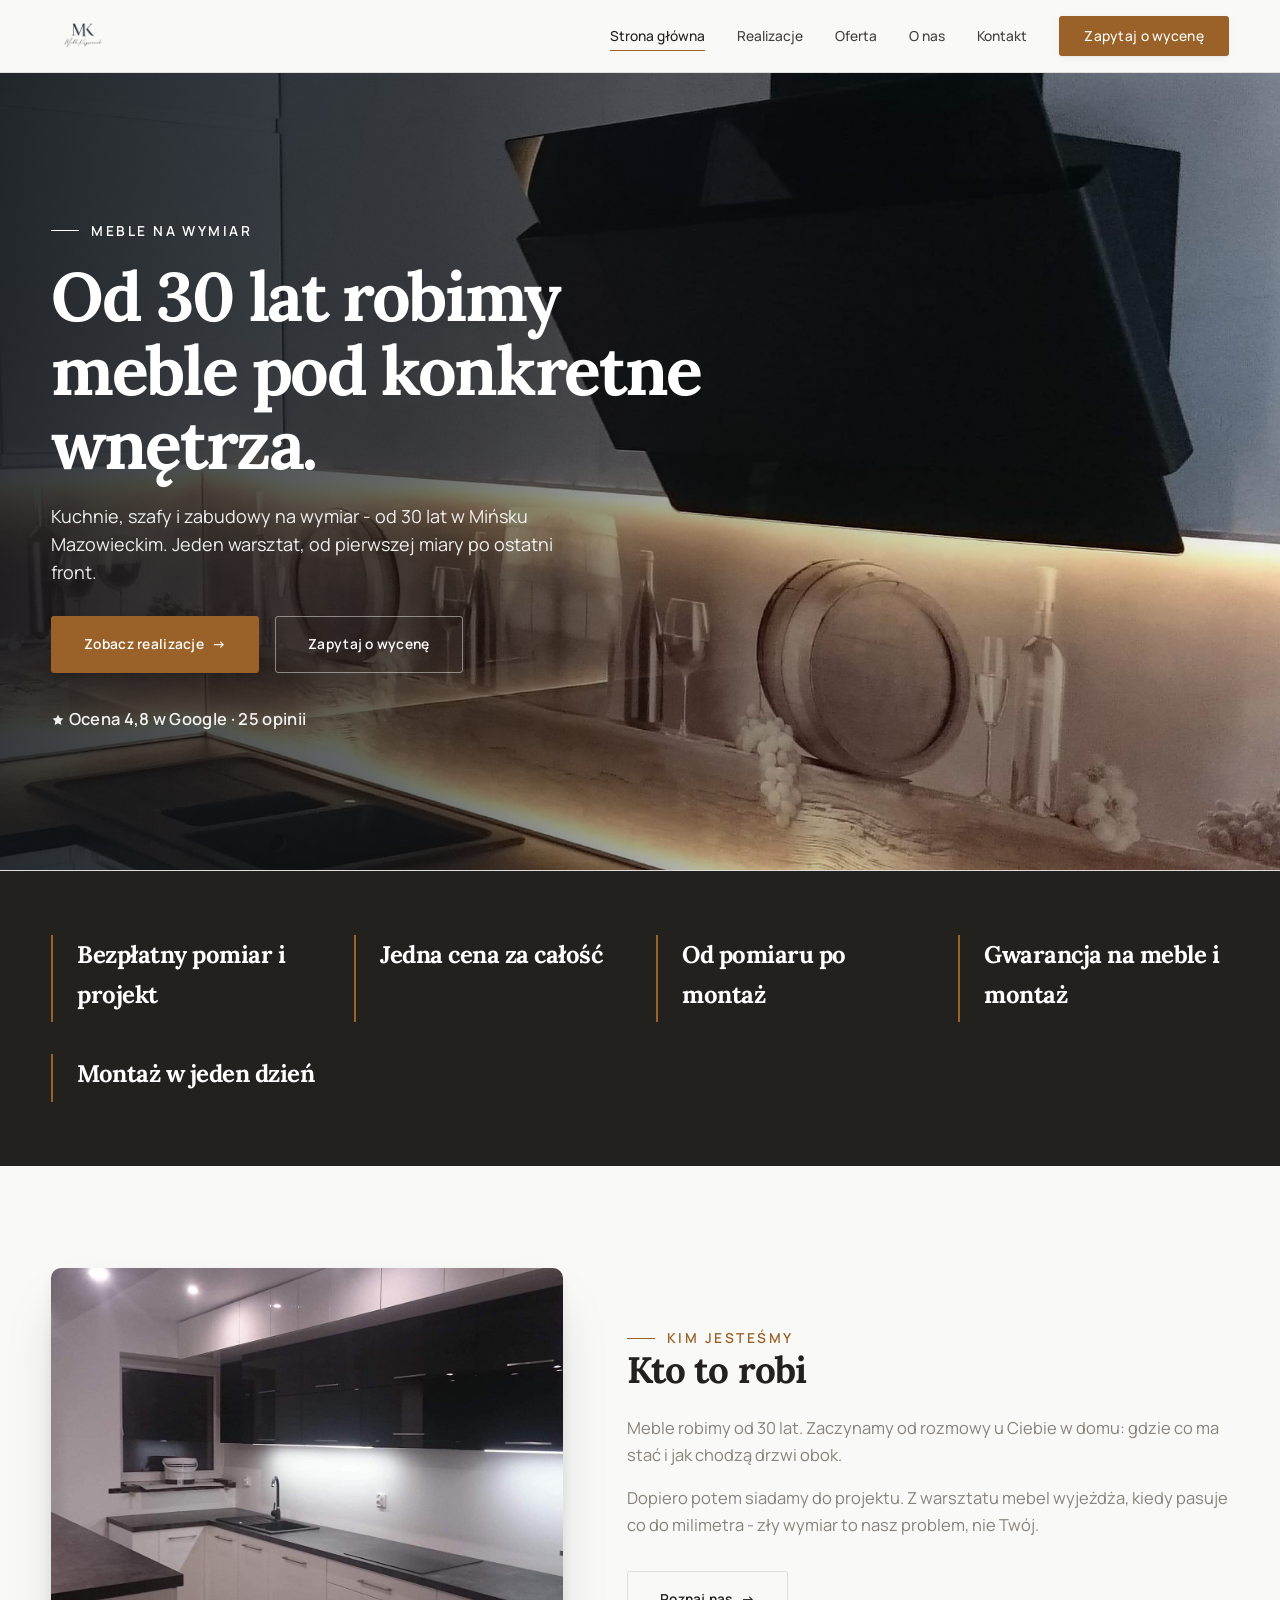
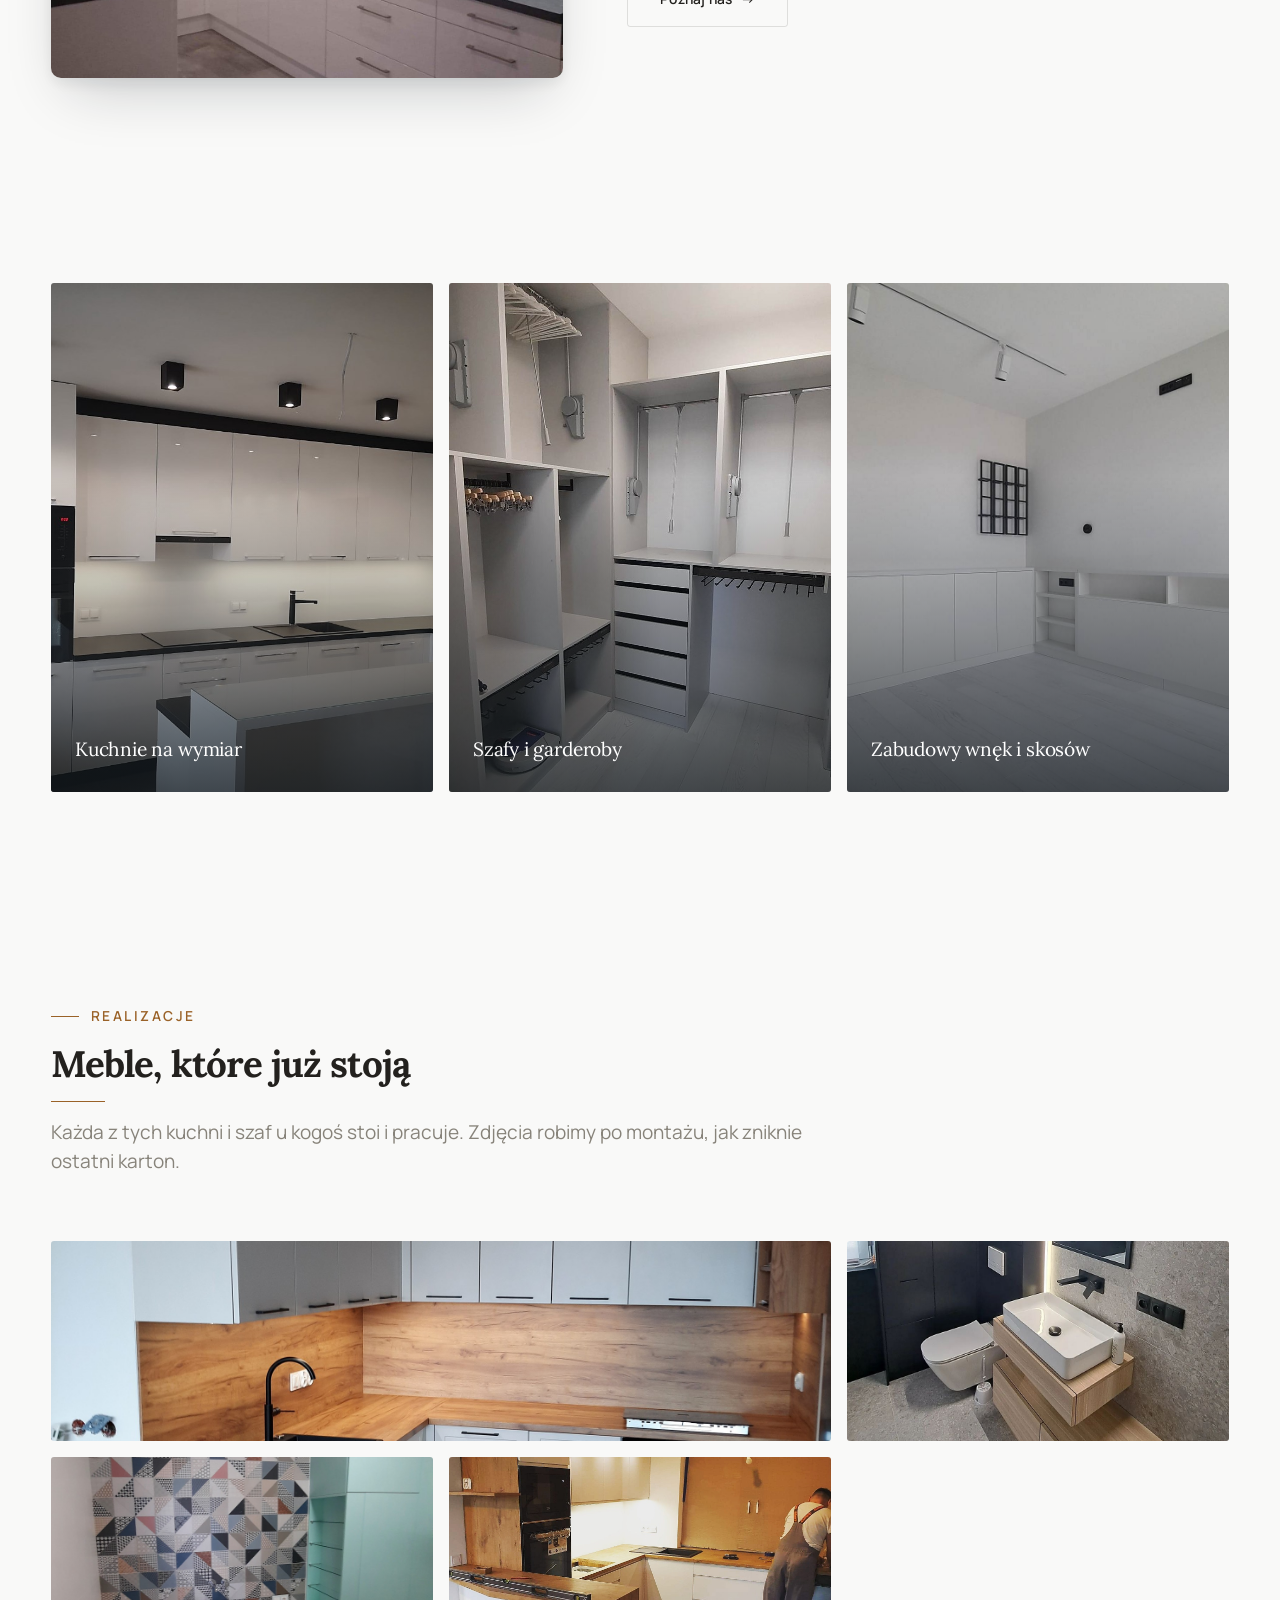
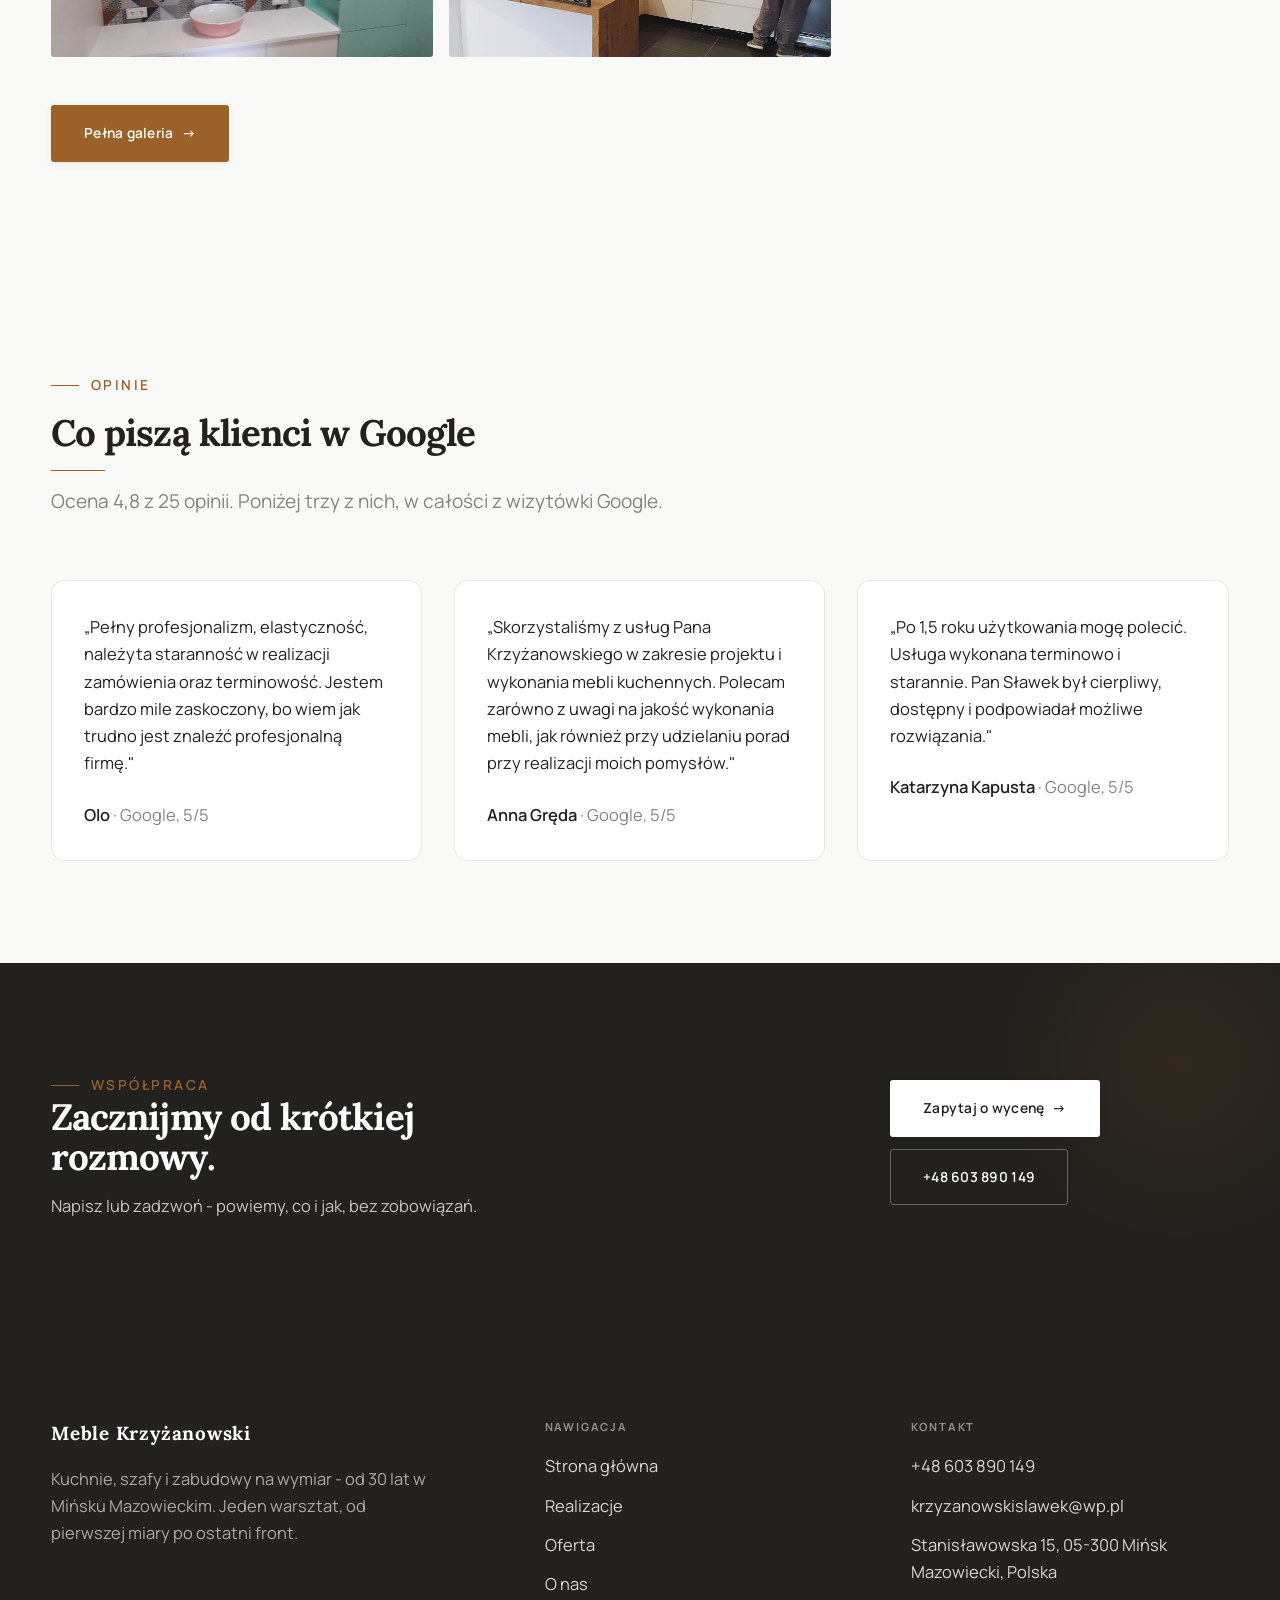
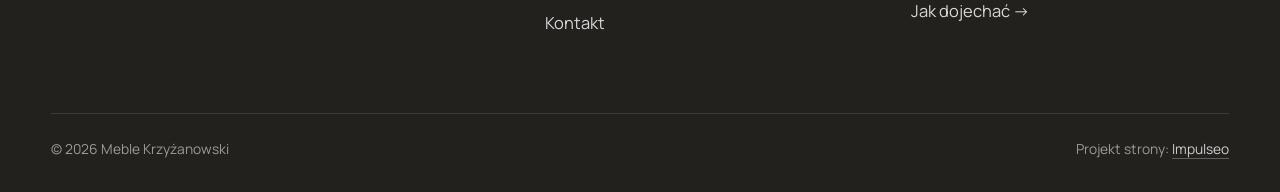
<file: index.html>
<!DOCTYPE html>
<html lang="pl">
<head>
<meta name="robots" content="noindex, nofollow">
<meta charset="UTF-8">
<meta name="viewport" content="width=device-width, initial-scale=1.0">
<title>Meble na wymiar Mińsk Mazowiecki - kuchnie i szafy | Meble Krzyżanowski</title>
<meta name="description" content="Meble na wymiar w Mińsku Mazowieckim: kuchnie, szafy i zabudowy pod Twoje wnętrze. Bezpłatny pomiar i projekt, jedna cena, montaż z gwarancją. Zadzwoń: +48 603 890 149.">
<link rel="preconnect" href="https://fonts.googleapis.com">
<link rel="preconnect" href="https://fonts.gstatic.com" crossorigin>
<link href="https://fonts.googleapis.com/css2?family=Lora:wght@500;600;700&family=Manrope:wght@400;500;600&display=swap" rel="stylesheet">
<link rel="stylesheet" href="assets/styles.css">
</head>
<body>

<header class="nav">
  <div class="wrap nav-inner">
    <a class="brand brand-has-logo" href="index.html"><img class="brand-logo" src="img/logo.png" alt="Meble Krzyżanowski"></a>
    <nav class="nav-links">
      <a href="index.html" class="active">Strona główna</a>
      <a href="realizacje.html">Realizacje</a>
      <a href="oferta.html">Oferta</a>
      <a href="o-nas.html">O nas</a>
      <a href="kontakt.html">Kontakt</a>
      <a href="kontakt.html" class="btn btn-accent">Zapytaj o wycenę</a>
    </nav>
    <button class="nav-toggle" aria-label="Menu"><span></span><span></span><span></span></button>
  </div>
</header>

<section class="hero-cine">
  <img src="img/hero.jpg" alt="Meble Krzyżanowski - Od 30 lat robimy meble pod konkretne wnętrza. ">
  <div class="wrap">
    <div class="hero-copy">
      <span class="eyebrow">Meble na wymiar</span>
      <h1>Od 30 lat robimy meble pod konkretne wnętrza. </h1>
      <p class="lead">Kuchnie, szafy i zabudowy na wymiar - od 30 lat w Mińsku Mazowieckim. Jeden warsztat, od pierwszej miary po ostatni front.</p>
      <div class="hero-actions">
        <a href="realizacje.html" class="btn btn-accent">Zobacz realizacje <span class="arr">→</span></a>
        <a href="kontakt.html" class="btn btn-ghost" style="color:#fff;border-color:rgba(255,255,255,.45)">Zapytaj o wycenę</a>
      </div>
      <div style="margin-top:var(--space-6);color:#fff;font-weight:600;letter-spacing:.02em;opacity:.92"><svg class="ico-star" width="14" height="14" viewBox="0 0 24 24" style="vertical-align:-2px" aria-hidden="true"><path d="M12 2.8l2.85 5.8 6.4.93-4.63 4.5 1.1 6.37L12 17.4l-5.72 3 1.1-6.37-4.63-4.5 6.4-.93L12 2.8Z" fill="currentColor"/></svg> Ocena 4,8 w Google · 25 opinii</div>
    </div>
  </div>
</section>
<section class="strip" style="padding-block:0">
  <div class="wrap">
    <div class="item reveal"><div class="k">Bezpłatny pomiar i projekt</div><div class="v"></div></div>
    <div class="item reveal"><div class="k">Jedna cena za całość</div><div class="v"></div></div>
    <div class="item reveal"><div class="k">Od pomiaru po montaż</div><div class="v"></div></div>
    <div class="item reveal"><div class="k">Gwarancja na meble i montaż</div><div class="v"></div></div>
    <div class="item reveal"><div class="k">Montaż w jeden dzień</div><div class="v"></div></div>
  </div>
</section>
<section>
  <div class="wrap split">
    <div class="split-art reveal"><img src="img/about.jpg" alt="Meble Krzyżanowski - realizacja" loading="lazy"></div>
    <div class="split-copy reveal">
      <span class="eyebrow">Kim jesteśmy</span>
      <h2>Kto to robi</h2>
      <p class="muted">Meble robimy od 30 lat. Zaczynamy od rozmowy u Ciebie w domu: gdzie co ma stać i jak chodzą drzwi obok.</p>
      <p class="muted">Dopiero potem siadamy do projektu. Z warsztatu mebel wyjeżdża, kiedy pasuje co do milimetra - zły wymiar to nasz problem, nie Twój.</p>
      <a href="o-nas.html" class="btn btn-ghost">Poznaj nas <span class="arr">→</span></a>
    </div>
  </div>
</section>
<section class="gateways-band">
  <div class="wrap">
    <div class="gateways">
      <a href="oferta.html" class="gateway reveal"><img src="img/g1.jpg" alt="Kuchnie na wymiar" loading="lazy"><span class="g-ttl">Kuchnie na wymiar</span></a>
      <a href="oferta.html" class="gateway reveal"><img src="img/g2.jpg" alt="Szafy i garderoby" loading="lazy"><span class="g-ttl">Szafy i garderoby</span></a>
      <a href="oferta.html" class="gateway reveal"><img src="img/g6.jpg" alt="Zabudowy wnęk i skosów" loading="lazy"><span class="g-ttl">Zabudowy wnęk i skosów</span></a>
    </div>
  </div>
</section>
<section>
  <div class="wrap">
    <div class="head reveal">
      <span class="eyebrow">Realizacje</span>
      <h2>Meble, które już stoją</h2>
      <p>Każda z tych kuchni i szaf u kogoś stoi i pracuje. Zdjęcia robimy po montażu, jak zniknie ostatni karton.</p>
    </div>
    <div class="gallery">
      <div class="tile t-two3 reveal"><img src="img/g4.jpg" alt="Kuchnia na wymiar" loading="lazy"><div class="cap">Kuchnia na wymiar</div></div>
      <div class="tile t-third reveal"><img src="img/g3.jpg" alt="Szafka łazienkowa z drewna" loading="lazy"><div class="cap">Szafka łazienkowa z drewna</div></div>
      <div class="tile t-third reveal"><img src="img/g5.jpg" alt="Zabudowa łazienki" loading="lazy"><div class="cap">Zabudowa łazienki</div></div>
      <div class="tile t-third reveal"><img src="img/g7.jpg" alt="Kuchnia z drewnianym blatem" loading="lazy"><div class="cap">Kuchnia z drewnianym blatem</div></div>
    </div>
    <div style="margin-top:var(--space-7)" class="reveal"><a href="realizacje.html" class="btn btn-accent">Pełna galeria <span class="arr">→</span></a></div>
  </div>
</section>
<section>
  <div class="wrap">
    <div class="head reveal">
      <span class="eyebrow">Opinie</span>
      <h2>Co piszą klienci w Google</h2>
      <p>Ocena 4,8 z 25 opinii. Poniżej trzy z nich, w całości z wizytówki Google.</p>
    </div>
    <div class="reviews-grid reveal" style="display:grid;grid-template-columns:repeat(auto-fit,minmax(260px,1fr));gap:var(--space-6)">
      <blockquote style="margin:0;padding:var(--space-6);border:1px solid rgba(0,0,0,.09);border-radius:14px;background:#fff">
        <p style="margin:0 0 var(--space-5)">„Pełny profesjonalizm, elastyczność, należyta staranność w realizacji zamówienia oraz terminowość. Jestem bardzo mile zaskoczony, bo wiem jak trudno jest znaleźć profesjonalną firmę."</p>
        <div style="font-weight:600">Olo <span style="opacity:.55;font-weight:400">· Google, 5/5</span></div>
      </blockquote>
      <blockquote style="margin:0;padding:var(--space-6);border:1px solid rgba(0,0,0,.09);border-radius:14px;background:#fff">
        <p style="margin:0 0 var(--space-5)">„Skorzystaliśmy z usług Pana Krzyżanowskiego w zakresie projektu i wykonania mebli kuchennych. Polecam zarówno z uwagi na jakość wykonania mebli, jak również przy udzielaniu porad przy realizacji moich pomysłów."</p>
        <div style="font-weight:600">Anna Gręda <span style="opacity:.55;font-weight:400">· Google, 5/5</span></div>
      </blockquote>
      <blockquote style="margin:0;padding:var(--space-6);border:1px solid rgba(0,0,0,.09);border-radius:14px;background:#fff">
        <p style="margin:0 0 var(--space-5)">„Po 1,5 roku użytkowania mogę polecić. Usługa wykonana terminowo i starannie. Pan Sławek był cierpliwy, dostępny i podpowiadał możliwe rozwiązania."</p>
        <div style="font-weight:600">Katarzyna Kapusta <span style="opacity:.55;font-weight:400">· Google, 5/5</span></div>
      </blockquote>
    </div>
  </div>
</section>
<section class="cta">
  <div class="wrap">
    <div class="reveal">
      <span class="eyebrow">Współpraca</span>
      <h2>Zacznijmy od krótkiej rozmowy.</h2>
      <p>Napisz lub zadzwoń - powiemy, co i jak, bez zobowiązań.</p>
    </div>
    <div class="cta-actions reveal">
      <a href="kontakt.html" class="btn btn-light">Zapytaj o wycenę <span class="arr">→</span></a>
      <a href="tel:+48603890149" class="btn btn-ghost" style="color:#fff;border-color:rgba(255,255,255,.3)">+48 603 890 149</a>
    </div>
  </div>
</section>

<footer>
  <div class="wrap">
    <div class="foot-grid">
      <div class="foot-brand">
        <div class="name">Meble Krzyżanowski</div>
        <p>Kuchnie, szafy i zabudowy na wymiar - od 30 lat w Mińsku Mazowieckim. Jeden warsztat, od pierwszej miary po ostatni front.</p>
      </div>
      <div class="foot-col">
        <h4>Nawigacja</h4>
        <a href="index.html">Strona główna</a>
        <a href="realizacje.html">Realizacje</a>
        <a href="oferta.html">Oferta</a>
        <a href="o-nas.html">O nas</a>
        <a href="kontakt.html">Kontakt</a>
      </div>
      <div class="foot-col">
        <h4>Kontakt</h4>
        <a href="tel:+48603890149">+48 603 890 149</a>
        <a href="mailto:krzyzanowskislawek@wp.pl">krzyzanowskislawek@wp.pl</a>
        <p>Stanisławowska 15, 05-300 Mińsk Mazowiecki, Polska</p>
        <a href="https://maps.app.goo.gl/SnpBNR6ShgboCMpL6" target="_blank" rel="noopener">Jak dojechać →</a>
      </div>
    </div>
    <div class="foot-bot">
      <span>© 2026 Meble Krzyżanowski</span>
      <span>Projekt strony: <a class="foot-credit" href="https://impulseo.pl" target="_blank" rel="noopener">Impulseo</a></span>
    </div>
  </div>
</footer>


<script src="assets/main.js"></script>
</body>
</html>
</file>
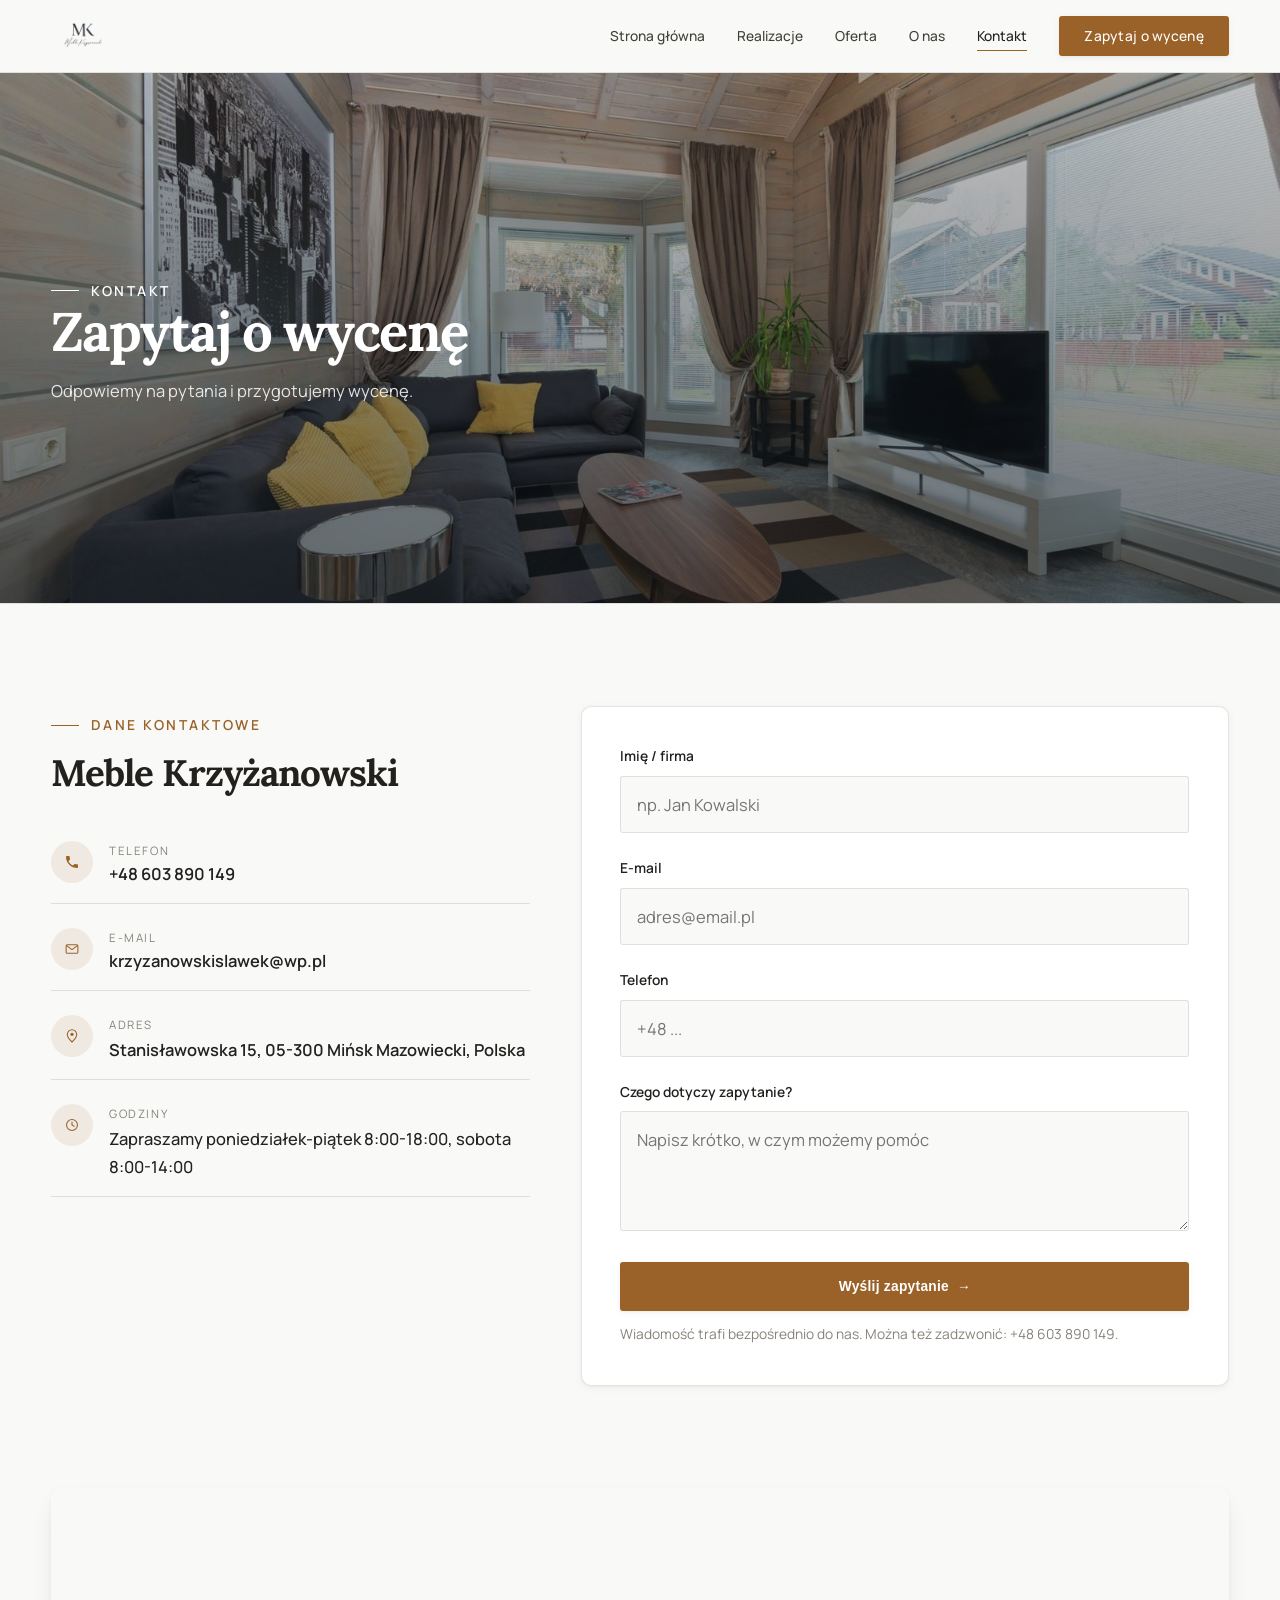
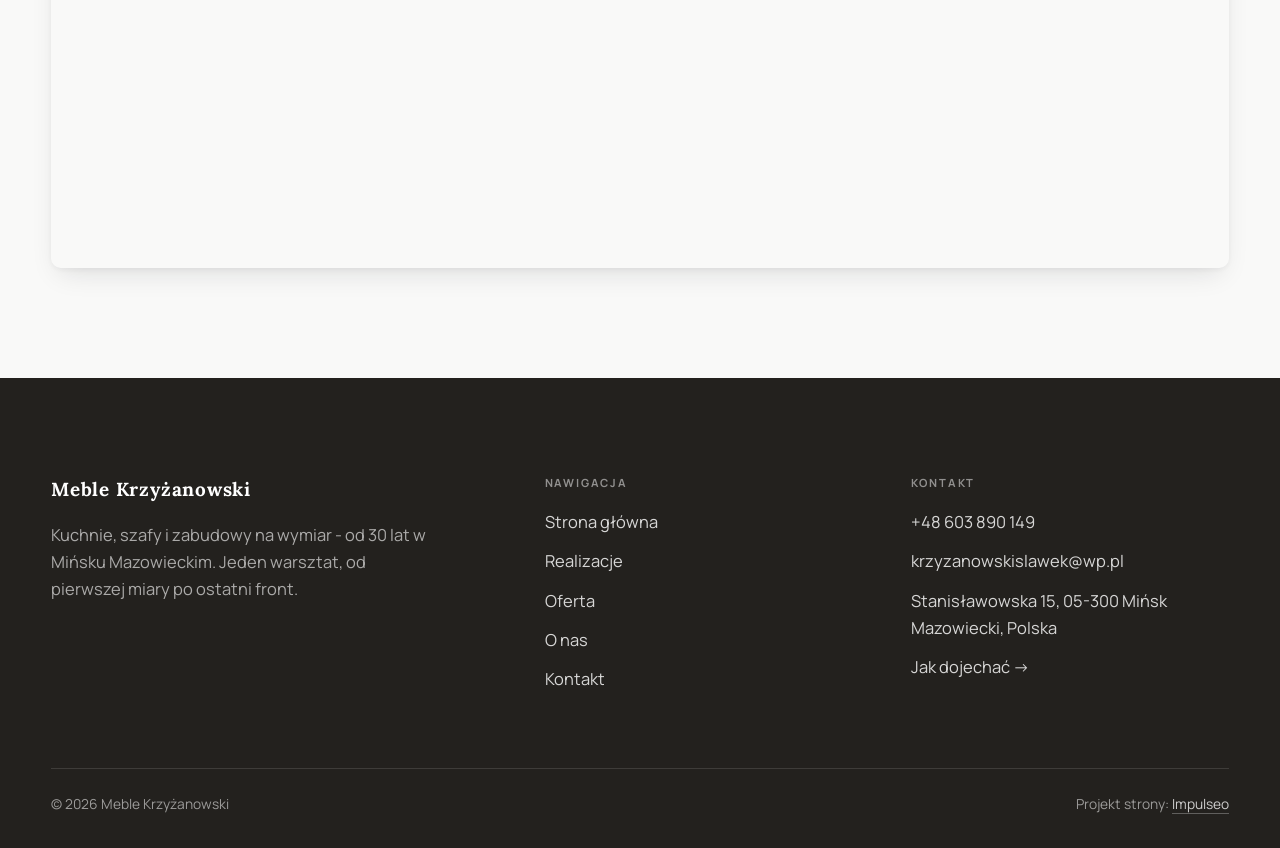
<file: kontakt.html>
<!DOCTYPE html>
<html lang="pl">
<head>
<meta name="robots" content="noindex, nofollow">
<meta charset="UTF-8">
<meta name="viewport" content="width=device-width, initial-scale=1.0">
<title>Kontakt - Meble Krzyżanowski</title>
<meta name="description" content="Kontakt Meble Krzyżanowski - Stanisławowska 15, 05-300 Mińsk Mazowiecki, Polska">
<link rel="preconnect" href="https://fonts.googleapis.com">
<link rel="preconnect" href="https://fonts.gstatic.com" crossorigin>
<link href="https://fonts.googleapis.com/css2?family=Lora:wght@500;600;700&family=Manrope:wght@400;500;600&display=swap" rel="stylesheet">
<link rel="stylesheet" href="assets/styles.css">
</head>
<body>

<header class="nav">
  <div class="wrap nav-inner">
    <a class="brand brand-has-logo" href="index.html"><img class="brand-logo" src="img/logo.png" alt="Meble Krzyżanowski"></a>
    <nav class="nav-links">
      <a href="index.html">Strona główna</a>
      <a href="realizacje.html">Realizacje</a>
      <a href="oferta.html">Oferta</a>
      <a href="o-nas.html">O nas</a>
      <a href="kontakt.html" class="active">Kontakt</a>
      <a href="kontakt.html" class="btn btn-accent">Zapytaj o wycenę</a>
    </nav>
    <button class="nav-toggle" aria-label="Menu"><span></span><span></span><span></span></button>
  </div>
</header>

<section class="pagehead">
  <img src="img/g13.jpg" alt="Meble Krzyżanowski - Zapytaj o wycenę">
  <div class="wrap">
    <span class="eyebrow">Kontakt</span>
    <h1>Zapytaj o wycenę</h1>
    <p>Odpowiemy na pytania i przygotujemy wycenę.</p>
  </div>
</section>
<section>
  <div class="wrap contact-grid">
    <div class="reveal">
      <span class="eyebrow">Dane kontaktowe</span>
      <h2 style="margin:var(--space-4) 0 var(--space-6)">Meble Krzyżanowski</h2>
      <div class="info-list">
        <div class="info-row"><div class="ic"><svg class="ico-tel" width="16" height="16" viewBox="0 0 24 24" fill="none" aria-hidden="true"><path d="M6.6 10.8a15.5 15.5 0 0 0 6.6 6.6l2.2-2.2a1 1 0 0 1 1-.24 11.4 11.4 0 0 0 3.6.58 1 1 0 0 1 1 1V20a1 1 0 0 1-1 1A17 17 0 0 1 3 4a1 1 0 0 1 1-1h3.5a1 1 0 0 1 1 1c0 1.25.2 2.46.58 3.6a1 1 0 0 1-.25 1l-2.23 2.2Z" fill="currentColor"/></svg></div><div><div class="lbl">Telefon</div><a class="val" href="tel:+48603890149">+48 603 890 149</a></div></div>
        <div class="info-row"><div class="ic"><svg class="ico-mail" width="16" height="16" viewBox="0 0 24 24" fill="none" aria-hidden="true"><rect x="3.2" y="5.5" width="17.6" height="13" rx="1.6" stroke="currentColor" stroke-width="1.6"/><path d="M4 7l8 6 8-6" stroke="currentColor" stroke-width="1.6" stroke-linecap="round" stroke-linejoin="round"/></svg></div><div><div class="lbl">E-mail</div><a class="val" href="mailto:krzyzanowskislawek@wp.pl">krzyzanowskislawek@wp.pl</a></div></div>
        <div class="info-row"><div class="ic"><svg class="ico-pin" width="16" height="16" viewBox="0 0 24 24" fill="none" aria-hidden="true"><path d="M12 21s7-6.1 7-11.5A7 7 0 0 0 5 9.5C5 14.9 12 21 12 21Z" stroke="currentColor" stroke-width="1.6" fill="none"/><circle cx="12" cy="9.5" r="2.4" fill="currentColor"/></svg></div><div><div class="lbl">Adres</div><div class="val">Stanisławowska 15, 05-300 Mińsk Mazowiecki, Polska</div></div></div>
        <div class="info-row"><div class="ic"><svg class="ico-clock" width="16" height="16" viewBox="0 0 24 24" fill="none" aria-hidden="true"><circle cx="12" cy="12" r="8.2" stroke="currentColor" stroke-width="1.6"/><path d="M12 7.5V12l3.2 1.9" stroke="currentColor" stroke-width="1.6" stroke-linecap="round"/></svg></div><div><div class="lbl">Godziny</div><div class="val" style="font-weight:500">Zapraszamy poniedziałek-piątek 8:00-18:00, sobota 8:00-14:00</div></div></div>
      </div>
    </div>
    <div class="reveal">
      <form class="form" action="https://formsubmit.co/krzyzanowskislawek@wp.pl" method="POST">
        <input type="hidden" name="_subject" value="Zapytanie ze strony Meble Krzyżanowski">
        <input type="hidden" name="_captcha" value="false">
        <input type="hidden" name="_template" value="table">
        <div class="fld"><label for="name">Imię / firma</label><input id="name" name="name" type="text" placeholder="np. Jan Kowalski" required></div>
        <div class="fld"><label for="email">E-mail</label><input id="email" name="email" type="email" placeholder="adres@email.pl" required></div>
        <div class="fld"><label for="phone">Telefon</label><input id="phone" name="phone" type="tel" placeholder="+48 ..."></div>
        <div class="fld"><label for="msg">Czego dotyczy zapytanie?</label><textarea id="msg" name="message" placeholder="Napisz krótko, w czym możemy pomóc" required></textarea></div>
        <button type="submit" class="btn btn-accent" style="width:100%;justify-content:center">Wyślij zapytanie <span class="arr">→</span></button>
        <p class="note">Wiadomość trafi bezpośrednio do nas. Można też zadzwonić: +48 603 890 149.</p>
      </form>
    </div>
  </div>
</section>
<section style="padding-top:0">
  <div class="wrap reveal">
    <iframe class="map" title="Meble Krzyżanowski - Mińsk Mazowiecki" src="https://maps.google.com/maps?q=52.1837569%2C21.5501311&z=15&output=embed" loading="lazy" referrerpolicy="no-referrer-when-downgrade"></iframe>
  </div>
</section>

<footer>
  <div class="wrap">
    <div class="foot-grid">
      <div class="foot-brand">
        <div class="name">Meble Krzyżanowski</div>
        <p>Kuchnie, szafy i zabudowy na wymiar - od 30 lat w Mińsku Mazowieckim. Jeden warsztat, od pierwszej miary po ostatni front.</p>
      </div>
      <div class="foot-col">
        <h4>Nawigacja</h4>
        <a href="index.html">Strona główna</a>
        <a href="realizacje.html">Realizacje</a>
        <a href="oferta.html">Oferta</a>
        <a href="o-nas.html">O nas</a>
        <a href="kontakt.html">Kontakt</a>
      </div>
      <div class="foot-col">
        <h4>Kontakt</h4>
        <a href="tel:+48603890149">+48 603 890 149</a>
        <a href="mailto:krzyzanowskislawek@wp.pl">krzyzanowskislawek@wp.pl</a>
        <p>Stanisławowska 15, 05-300 Mińsk Mazowiecki, Polska</p>
        <a href="https://maps.app.goo.gl/SnpBNR6ShgboCMpL6" target="_blank" rel="noopener">Jak dojechać →</a>
      </div>
    </div>
    <div class="foot-bot">
      <span>© 2026 Meble Krzyżanowski</span>
      <span>Projekt strony: <a class="foot-credit" href="https://impulseo.pl" target="_blank" rel="noopener">Impulseo</a></span>
    </div>
  </div>
</footer>


<script src="assets/main.js"></script>
</body>
</html>
</file>
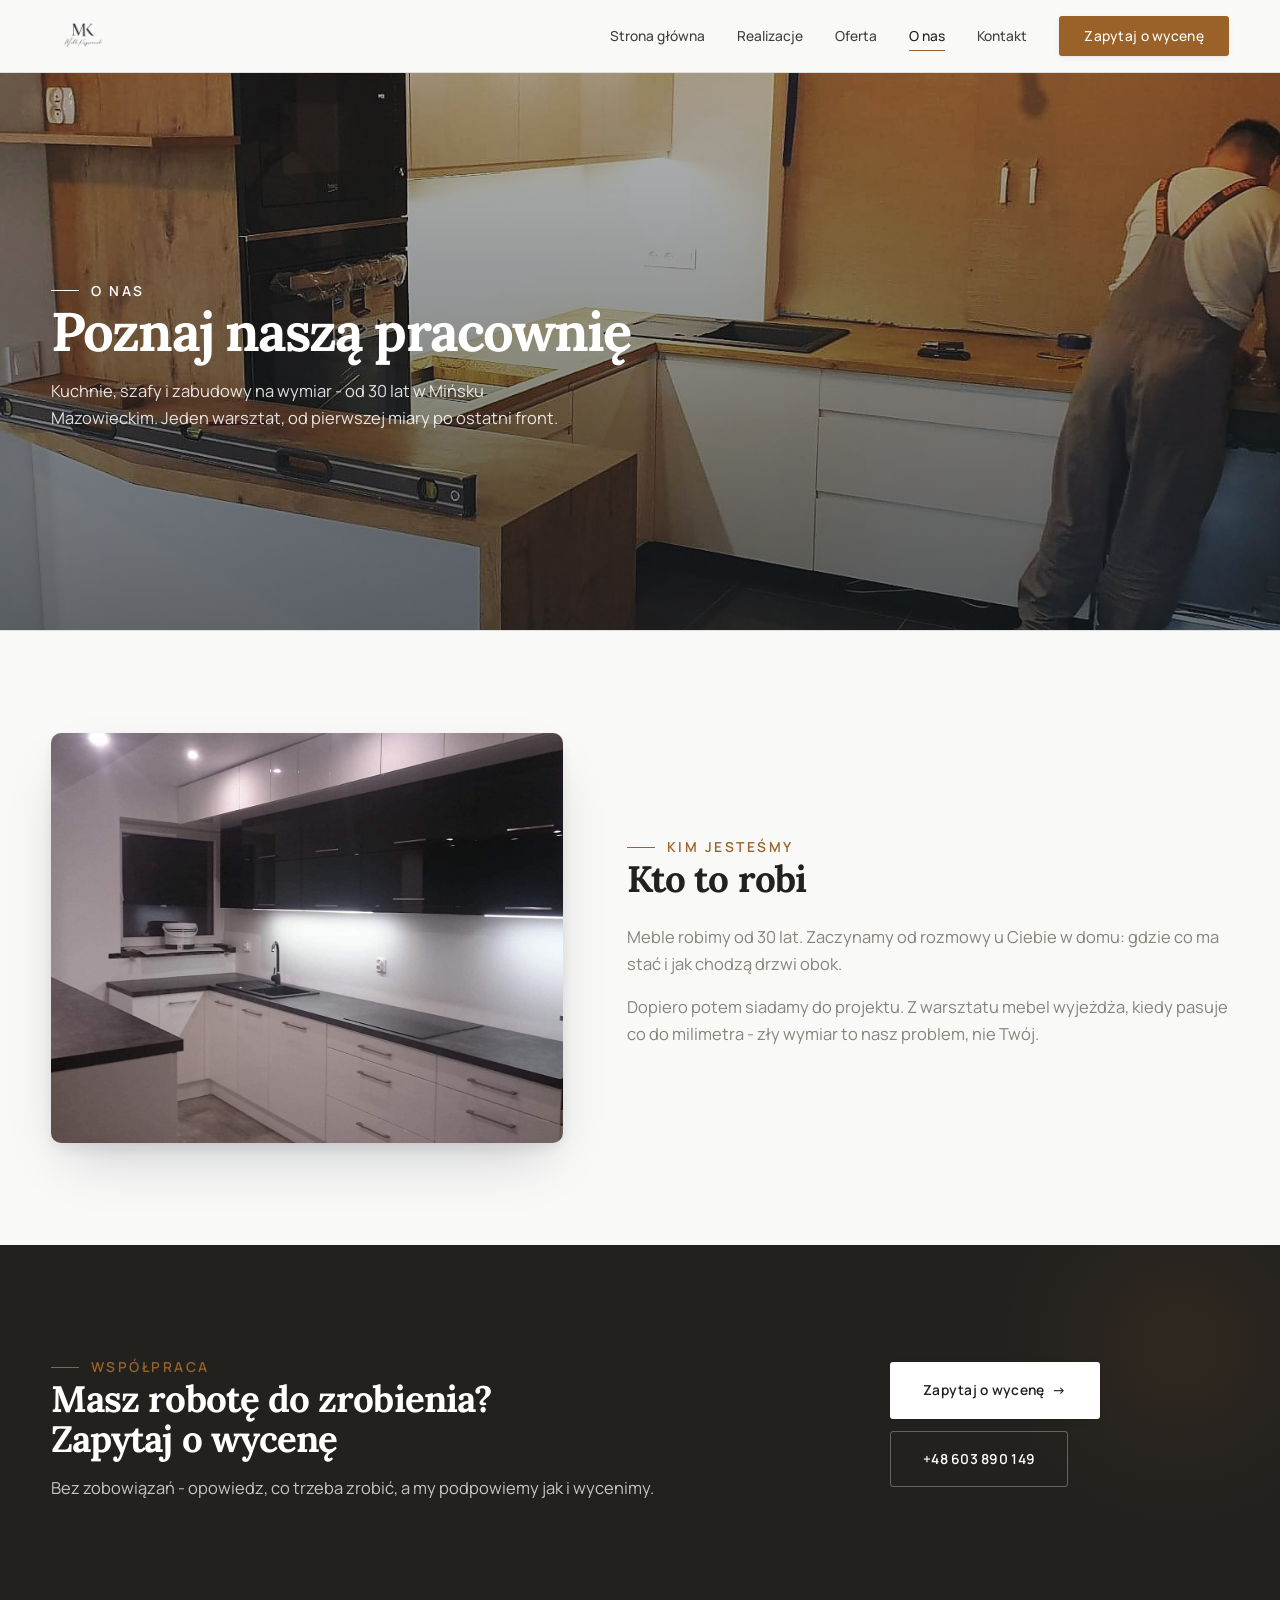
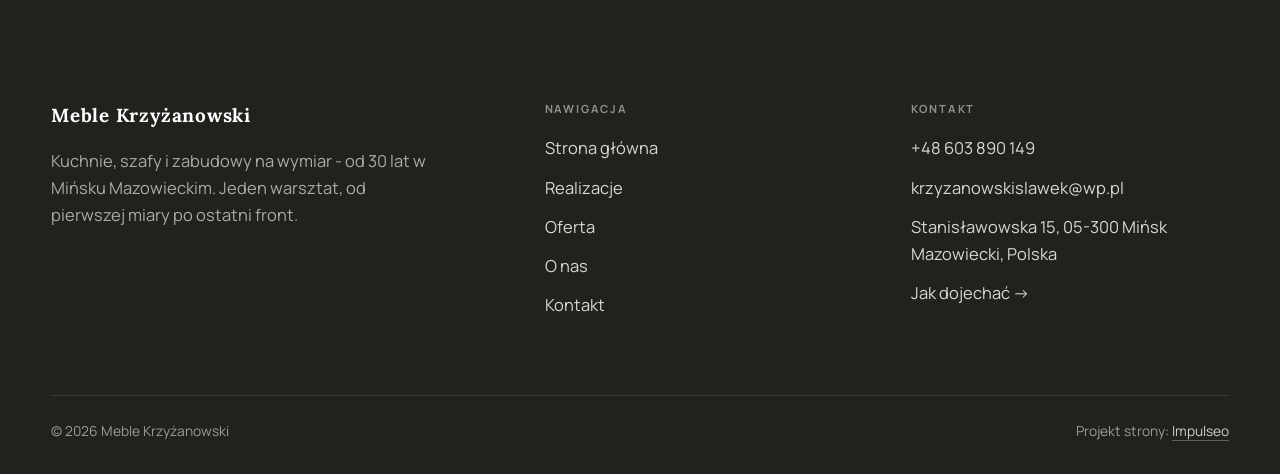
<file: o-nas.html>
<!DOCTYPE html>
<html lang="pl">
<head>
<meta name="robots" content="noindex, nofollow">
<meta charset="UTF-8">
<meta name="viewport" content="width=device-width, initial-scale=1.0">
<title>O nas - Meble Krzyżanowski</title>
<meta name="description" content="Meble na wymiar w Mińsku Mazowieckim: kuchnie, szafy i zabudowy pod Twoje wnętrze. Bezpłatny pomiar i projekt, jedna cena, montaż z gwarancją. Zadzwoń: +48 603 890 149.">
<link rel="preconnect" href="https://fonts.googleapis.com">
<link rel="preconnect" href="https://fonts.gstatic.com" crossorigin>
<link href="https://fonts.googleapis.com/css2?family=Lora:wght@500;600;700&family=Manrope:wght@400;500;600&display=swap" rel="stylesheet">
<link rel="stylesheet" href="assets/styles.css">
</head>
<body>

<header class="nav">
  <div class="wrap nav-inner">
    <a class="brand brand-has-logo" href="index.html"><img class="brand-logo" src="img/logo.png" alt="Meble Krzyżanowski"></a>
    <nav class="nav-links">
      <a href="index.html">Strona główna</a>
      <a href="realizacje.html">Realizacje</a>
      <a href="oferta.html">Oferta</a>
      <a href="o-nas.html" class="active">O nas</a>
      <a href="kontakt.html">Kontakt</a>
      <a href="kontakt.html" class="btn btn-accent">Zapytaj o wycenę</a>
    </nav>
    <button class="nav-toggle" aria-label="Menu"><span></span><span></span><span></span></button>
  </div>
</header>

<section class="pagehead">
  <img src="img/g7.jpg" alt="Meble Krzyżanowski - Poznaj naszą pracownię">
  <div class="wrap">
    <span class="eyebrow">O nas</span>
    <h1>Poznaj naszą pracownię</h1>
    <p>Kuchnie, szafy i zabudowy na wymiar - od 30 lat w Mińsku Mazowieckim. Jeden warsztat, od pierwszej miary po ostatni front.</p>
  </div>
</section>
<section>
  <div class="wrap split">
    <div class="split-art reveal"><img src="img/about.jpg" alt="Meble Krzyżanowski" loading="lazy"></div>
    <div class="split-copy reveal">
      <span class="eyebrow">Kim jesteśmy</span>
      <h2>Kto to robi</h2>
      <p class="muted">Meble robimy od 30 lat. Zaczynamy od rozmowy u Ciebie w domu: gdzie co ma stać i jak chodzą drzwi obok.</p>
      <p class="muted">Dopiero potem siadamy do projektu. Z warsztatu mebel wyjeżdża, kiedy pasuje co do milimetra - zły wymiar to nasz problem, nie Twój.</p>
    </div>
  </div>
</section>


<section class="cta">
  <div class="wrap">
    <div class="reveal">
      <span class="eyebrow">Współpraca</span>
      <h2>Masz robotę do zrobienia? Zapytaj o wycenę</h2>
      <p>Bez zobowiązań - opowiedz, co trzeba zrobić, a my podpowiemy jak i wycenimy.</p>
    </div>
    <div class="cta-actions reveal">
      <a href="kontakt.html" class="btn btn-light">Zapytaj o wycenę <span class="arr">→</span></a>
      <a href="tel:+48603890149" class="btn btn-ghost" style="color:#fff;border-color:rgba(255,255,255,.3)">+48 603 890 149</a>
    </div>
  </div>
</section>

<footer>
  <div class="wrap">
    <div class="foot-grid">
      <div class="foot-brand">
        <div class="name">Meble Krzyżanowski</div>
        <p>Kuchnie, szafy i zabudowy na wymiar - od 30 lat w Mińsku Mazowieckim. Jeden warsztat, od pierwszej miary po ostatni front.</p>
      </div>
      <div class="foot-col">
        <h4>Nawigacja</h4>
        <a href="index.html">Strona główna</a>
        <a href="realizacje.html">Realizacje</a>
        <a href="oferta.html">Oferta</a>
        <a href="o-nas.html">O nas</a>
        <a href="kontakt.html">Kontakt</a>
      </div>
      <div class="foot-col">
        <h4>Kontakt</h4>
        <a href="tel:+48603890149">+48 603 890 149</a>
        <a href="mailto:krzyzanowskislawek@wp.pl">krzyzanowskislawek@wp.pl</a>
        <p>Stanisławowska 15, 05-300 Mińsk Mazowiecki, Polska</p>
        <a href="https://maps.app.goo.gl/SnpBNR6ShgboCMpL6" target="_blank" rel="noopener">Jak dojechać →</a>
      </div>
    </div>
    <div class="foot-bot">
      <span>© 2026 Meble Krzyżanowski</span>
      <span>Projekt strony: <a class="foot-credit" href="https://impulseo.pl" target="_blank" rel="noopener">Impulseo</a></span>
    </div>
  </div>
</footer>


<script src="assets/main.js"></script>
</body>
</html>
</file>
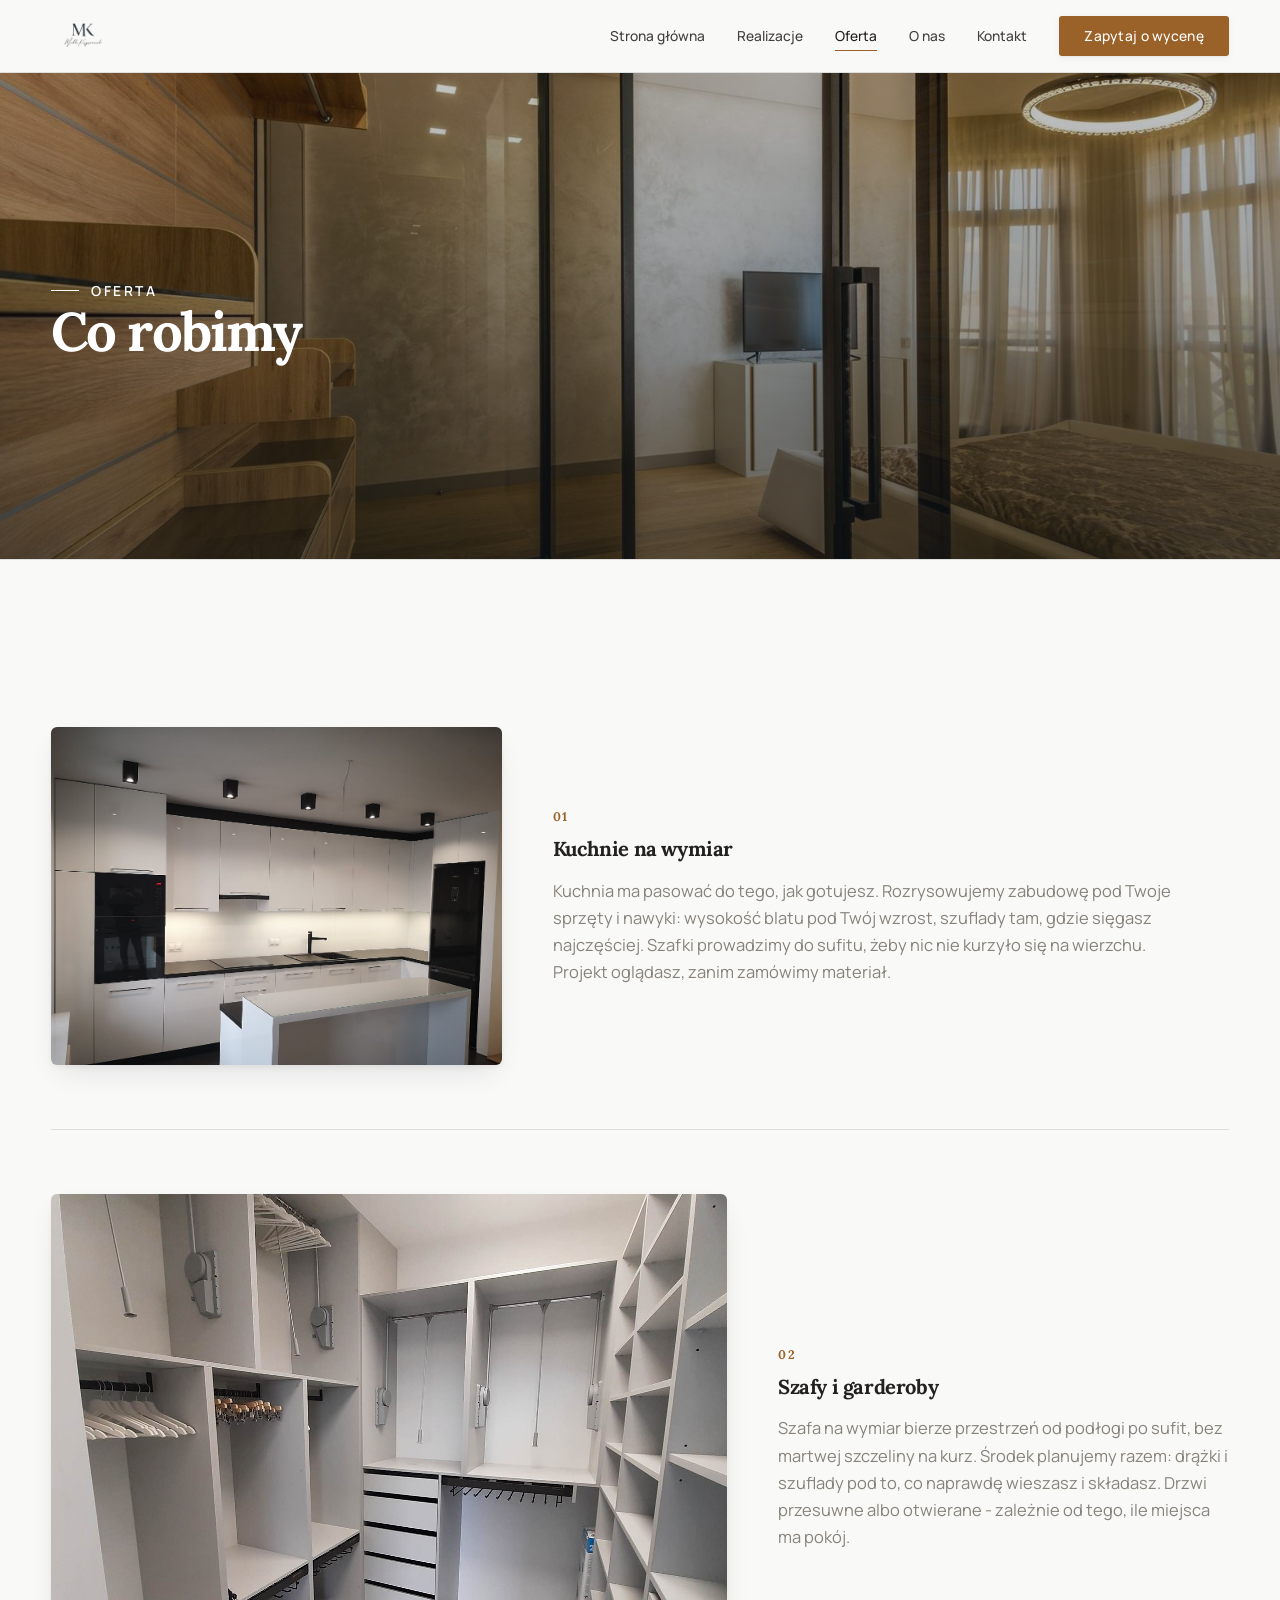
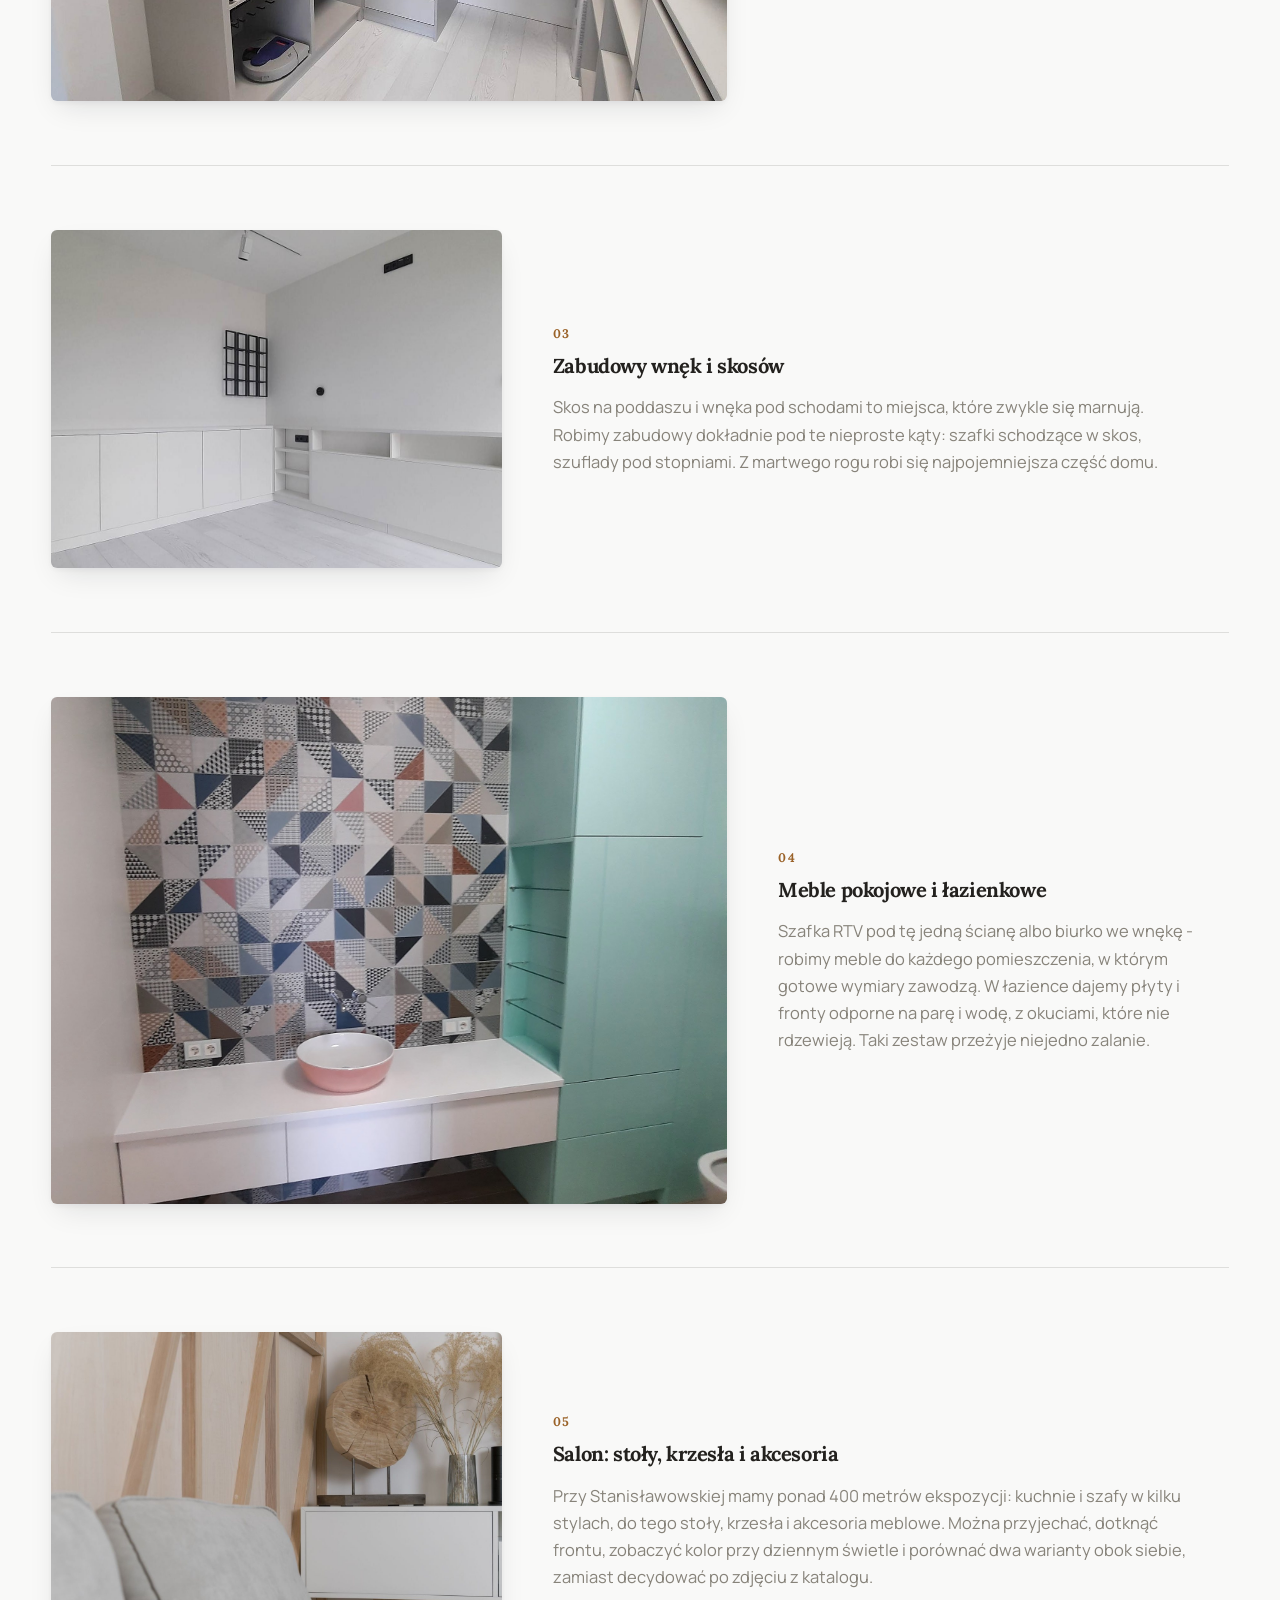
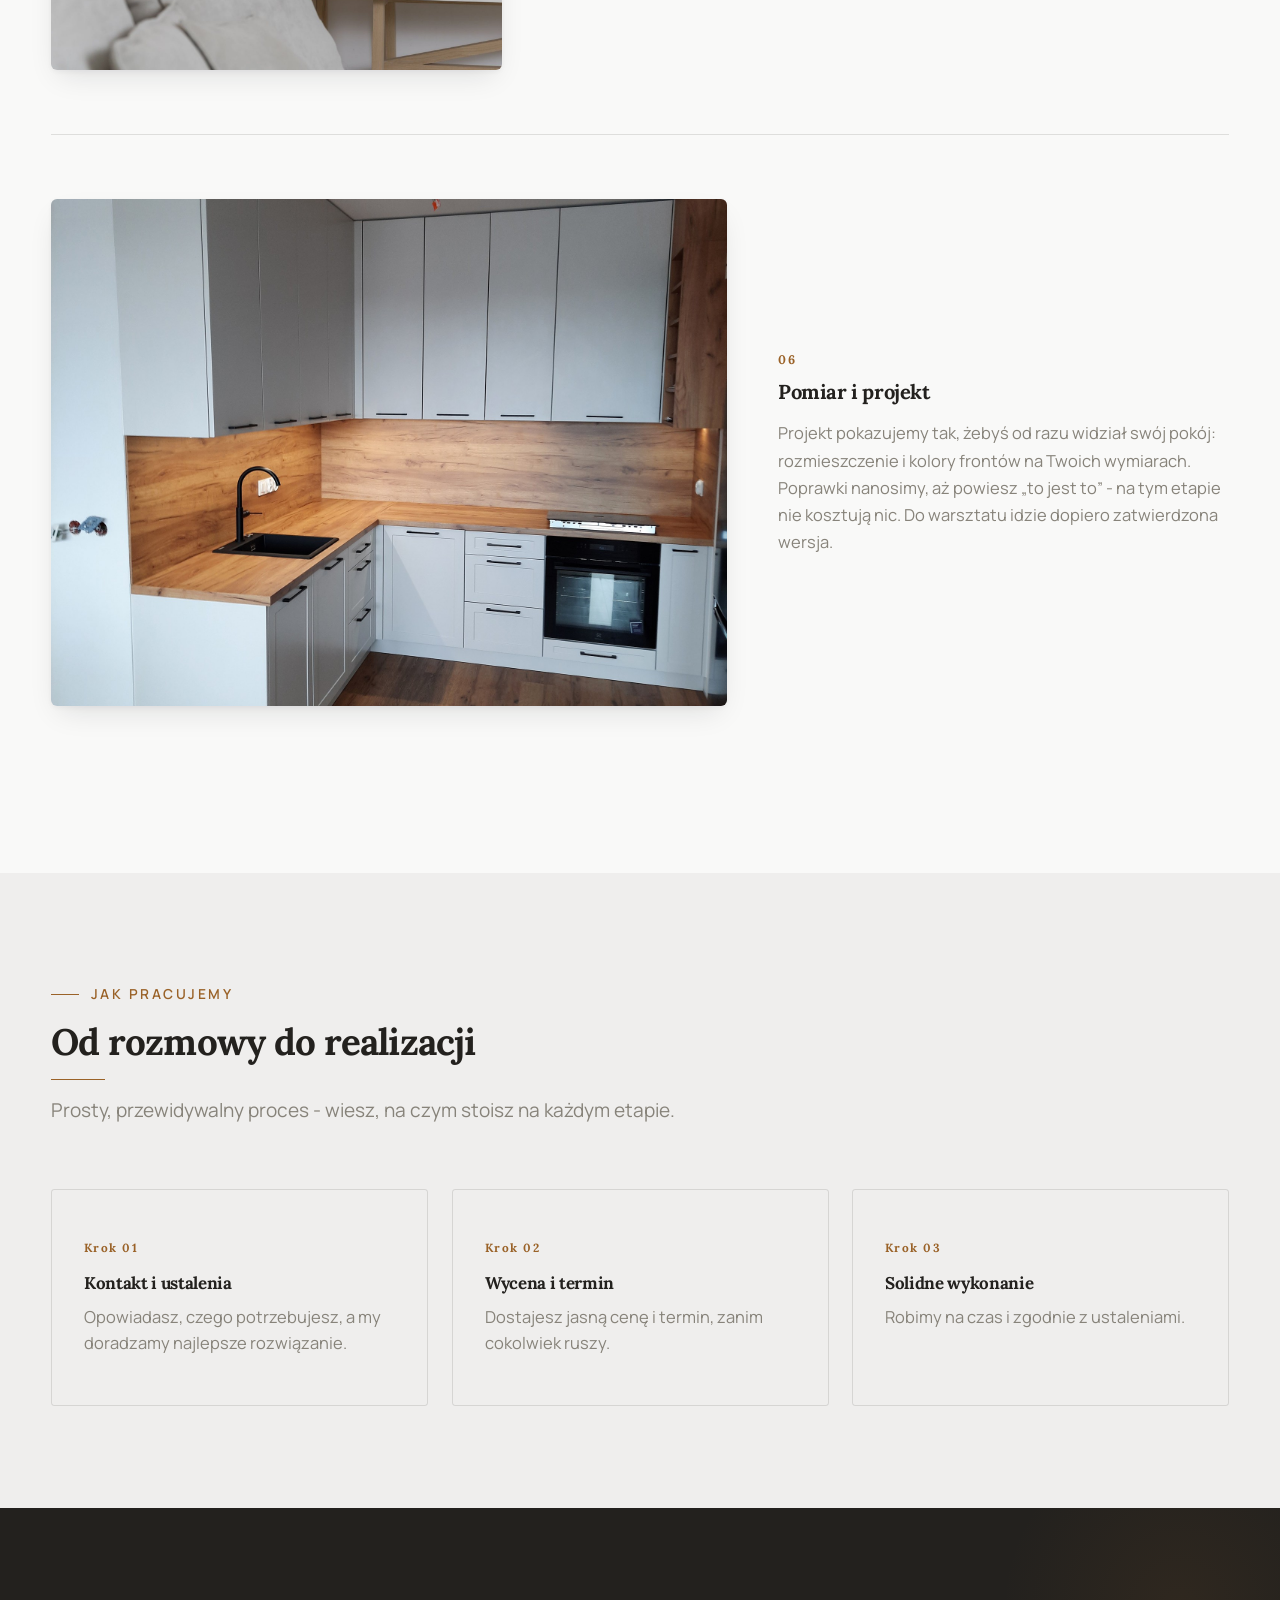
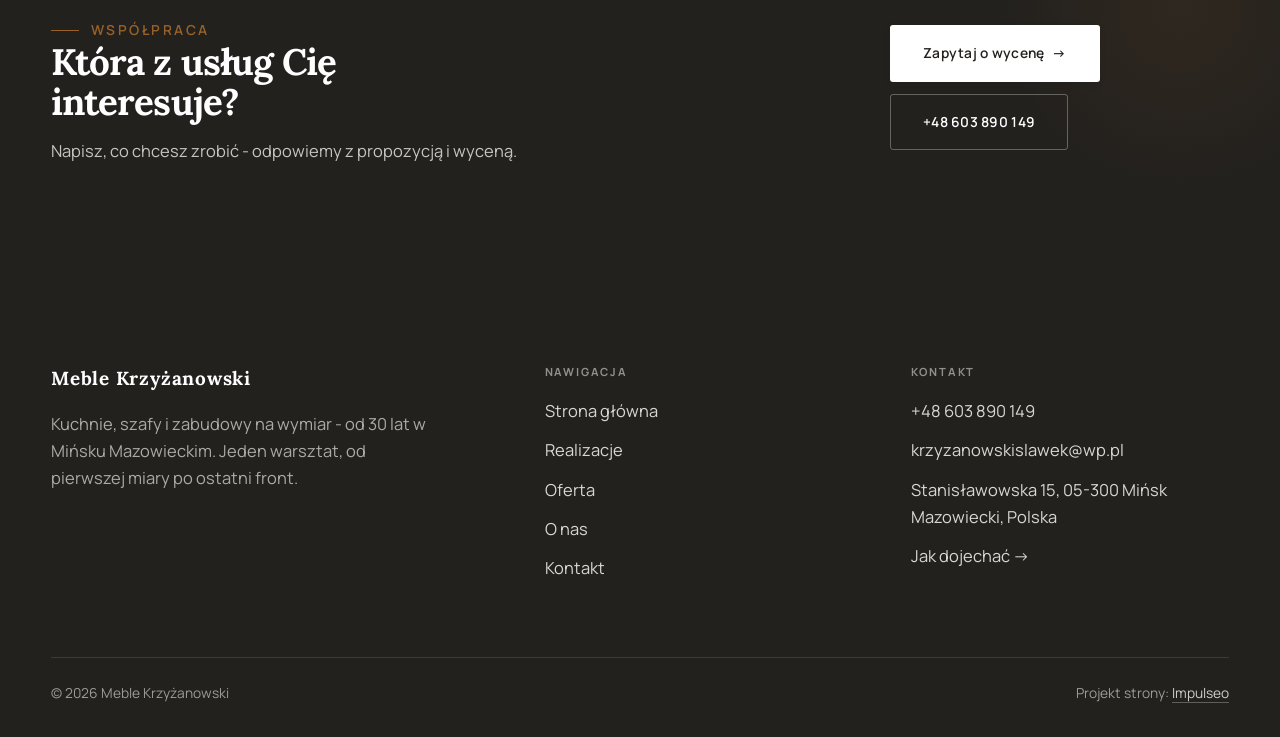
<file: oferta.html>
<!DOCTYPE html>
<html lang="pl">
<head>
<meta name="robots" content="noindex, nofollow">
<meta charset="UTF-8">
<meta name="viewport" content="width=device-width, initial-scale=1.0">
<title>Oferta - Meble Krzyżanowski</title>
<meta name="description" content="Meble na wymiar w Mińsku Mazowieckim: kuchnie, szafy i zabudowy pod Twoje wnętrze. Bezpłatny pomiar i projekt, jedna cena, montaż z gwarancją. Zadzwoń: +48 603 890 149.">
<link rel="preconnect" href="https://fonts.googleapis.com">
<link rel="preconnect" href="https://fonts.gstatic.com" crossorigin>
<link href="https://fonts.googleapis.com/css2?family=Lora:wght@500;600;700&family=Manrope:wght@400;500;600&display=swap" rel="stylesheet">
<link rel="stylesheet" href="assets/styles.css">
</head>
<body>

<header class="nav">
  <div class="wrap nav-inner">
    <a class="brand brand-has-logo" href="index.html"><img class="brand-logo" src="img/logo.png" alt="Meble Krzyżanowski"></a>
    <nav class="nav-links">
      <a href="index.html">Strona główna</a>
      <a href="realizacje.html">Realizacje</a>
      <a href="oferta.html" class="active">Oferta</a>
      <a href="o-nas.html">O nas</a>
      <a href="kontakt.html">Kontakt</a>
      <a href="kontakt.html" class="btn btn-accent">Zapytaj o wycenę</a>
    </nav>
    <button class="nav-toggle" aria-label="Menu"><span></span><span></span><span></span></button>
  </div>
</header>

<section class="pagehead">
  <img src="img/g11.jpg" alt="Meble Krzyżanowski - Co robimy">
  <div class="wrap">
    <span class="eyebrow">Oferta</span>
    <h1>Co robimy</h1>
  </div>
</section>
<section>
  <div class="wrap">
    <div class="svc-row reveal">
      <div class="svc-row-art"><img src="img/g1.jpg" alt="Kuchnie na wymiar" loading="lazy"></div>
      <div>
        <span class="num">01</span>
        <h3>Kuchnie na wymiar</h3>
        <p class="muted">Kuchnia ma pasować do tego, jak gotujesz. Rozrysowujemy zabudowę pod Twoje sprzęty i nawyki: wysokość blatu pod Twój wzrost, szuflady tam, gdzie sięgasz najczęściej. Szafki prowadzimy do sufitu, żeby nic nie kurzyło się na wierzchu. Projekt oglądasz, zanim zamówimy materiał.</p>
      </div>
    </div>
    <div class="svc-row rev reveal">
      <div class="svc-row-art"><img src="img/g2.jpg" alt="Szafy i garderoby" loading="lazy"></div>
      <div>
        <span class="num">02</span>
        <h3>Szafy i garderoby</h3>
        <p class="muted">Szafa na wymiar bierze przestrzeń od podłogi po sufit, bez martwej szczeliny na kurz. Środek planujemy razem: drążki i szuflady pod to, co naprawdę wieszasz i składasz. Drzwi przesuwne albo otwierane - zależnie od tego, ile miejsca ma pokój.</p>
      </div>
    </div>
    <div class="svc-row reveal">
      <div class="svc-row-art"><img src="img/g6.jpg" alt="Zabudowy wnęk i skosów" loading="lazy"></div>
      <div>
        <span class="num">03</span>
        <h3>Zabudowy wnęk i skosów</h3>
        <p class="muted">Skos na poddaszu i wnęka pod schodami to miejsca, które zwykle się marnują. Robimy zabudowy dokładnie pod te nieproste kąty: szafki schodzące w skos, szuflady pod stopniami. Z martwego rogu robi się najpojemniejsza część domu.</p>
      </div>
    </div>
    <div class="svc-row rev reveal">
      <div class="svc-row-art"><img src="img/g5.jpg" alt="Meble pokojowe i łazienkowe" loading="lazy"></div>
      <div>
        <span class="num">04</span>
        <h3>Meble pokojowe i łazienkowe</h3>
        <p class="muted">Szafka RTV pod tę jedną ścianę albo biurko we wnękę - robimy meble do każdego pomieszczenia, w którym gotowe wymiary zawodzą. W łazience dajemy płyty i fronty odporne na parę i wodę, z okuciami, które nie rdzewieją. Taki zestaw przeżyje niejedno zalanie.</p>
      </div>
    </div>
    <div class="svc-row reveal">
      <div class="svc-row-art"><img src="img/g14.jpg" alt="Stoły, krzesła i akcesoria" loading="lazy"></div>
      <div>
        <span class="num">05</span>
        <h3>Salon: stoły, krzesła i akcesoria</h3>
        <p class="muted">Przy Stanisławowskiej mamy ponad 400 metrów ekspozycji: kuchnie i szafy w kilku stylach, do tego stoły, krzesła i akcesoria meblowe. Można przyjechać, dotknąć frontu, zobaczyć kolor przy dziennym świetle i porównać dwa warianty obok siebie, zamiast decydować po zdjęciu z katalogu.</p>
      </div>
    </div>
    <div class="svc-row rev reveal">
      <div class="svc-row-art"><img src="img/g4.jpg" alt="Pomiar i projekt" loading="lazy"></div>
      <div>
        <span class="num">06</span>
        <h3>Pomiar i projekt</h3>
        <p class="muted">Projekt pokazujemy tak, żebyś od razu widział swój pokój: rozmieszczenie i kolory frontów na Twoich wymiarach. Poprawki nanosimy, aż powiesz „to jest to” - na tym etapie nie kosztują nic. Do warsztatu idzie dopiero zatwierdzona wersja.</p>
      </div>
    </div>
  </div>
</section>
<section class="trust">
  <div class="wrap">
    <div class="head reveal">
      <span class="eyebrow">Jak pracujemy</span>
      <h2>Od rozmowy do realizacji</h2>
      <p>Prosty, przewidywalny proces - wiesz, na czym stoisz na każdym etapie.</p>
    </div>
    <div class="svc-grid">
      <div class="svc reveal"><div class="ic">Krok 01</div><h3>Kontakt i ustalenia</h3><p>Opowiadasz, czego potrzebujesz, a my doradzamy najlepsze rozwiązanie.</p></div>
      <div class="svc reveal"><div class="ic">Krok 02</div><h3>Wycena i termin</h3><p>Dostajesz jasną cenę i termin, zanim cokolwiek ruszy.</p></div>
      <div class="svc reveal"><div class="ic">Krok 03</div><h3>Solidne wykonanie</h3><p>Robimy na czas i zgodnie z ustaleniami.</p></div>
    </div>
  </div>
</section>
<section class="cta">
  <div class="wrap">
    <div class="reveal">
      <span class="eyebrow">Współpraca</span>
      <h2>Która z usług Cię interesuje?</h2>
      <p>Napisz, co chcesz zrobić - odpowiemy z propozycją i wyceną.</p>
    </div>
    <div class="cta-actions reveal">
      <a href="kontakt.html" class="btn btn-light">Zapytaj o wycenę <span class="arr">→</span></a>
      <a href="tel:+48603890149" class="btn btn-ghost" style="color:#fff;border-color:rgba(255,255,255,.3)">+48 603 890 149</a>
    </div>
  </div>
</section>

<footer>
  <div class="wrap">
    <div class="foot-grid">
      <div class="foot-brand">
        <div class="name">Meble Krzyżanowski</div>
        <p>Kuchnie, szafy i zabudowy na wymiar - od 30 lat w Mińsku Mazowieckim. Jeden warsztat, od pierwszej miary po ostatni front.</p>
      </div>
      <div class="foot-col">
        <h4>Nawigacja</h4>
        <a href="index.html">Strona główna</a>
        <a href="realizacje.html">Realizacje</a>
        <a href="oferta.html">Oferta</a>
        <a href="o-nas.html">O nas</a>
        <a href="kontakt.html">Kontakt</a>
      </div>
      <div class="foot-col">
        <h4>Kontakt</h4>
        <a href="tel:+48603890149">+48 603 890 149</a>
        <a href="mailto:krzyzanowskislawek@wp.pl">krzyzanowskislawek@wp.pl</a>
        <p>Stanisławowska 15, 05-300 Mińsk Mazowiecki, Polska</p>
        <a href="https://maps.app.goo.gl/SnpBNR6ShgboCMpL6" target="_blank" rel="noopener">Jak dojechać →</a>
      </div>
    </div>
    <div class="foot-bot">
      <span>© 2026 Meble Krzyżanowski</span>
      <span>Projekt strony: <a class="foot-credit" href="https://impulseo.pl" target="_blank" rel="noopener">Impulseo</a></span>
    </div>
  </div>
</footer>


<script src="assets/main.js"></script>
</body>
</html>
</file>
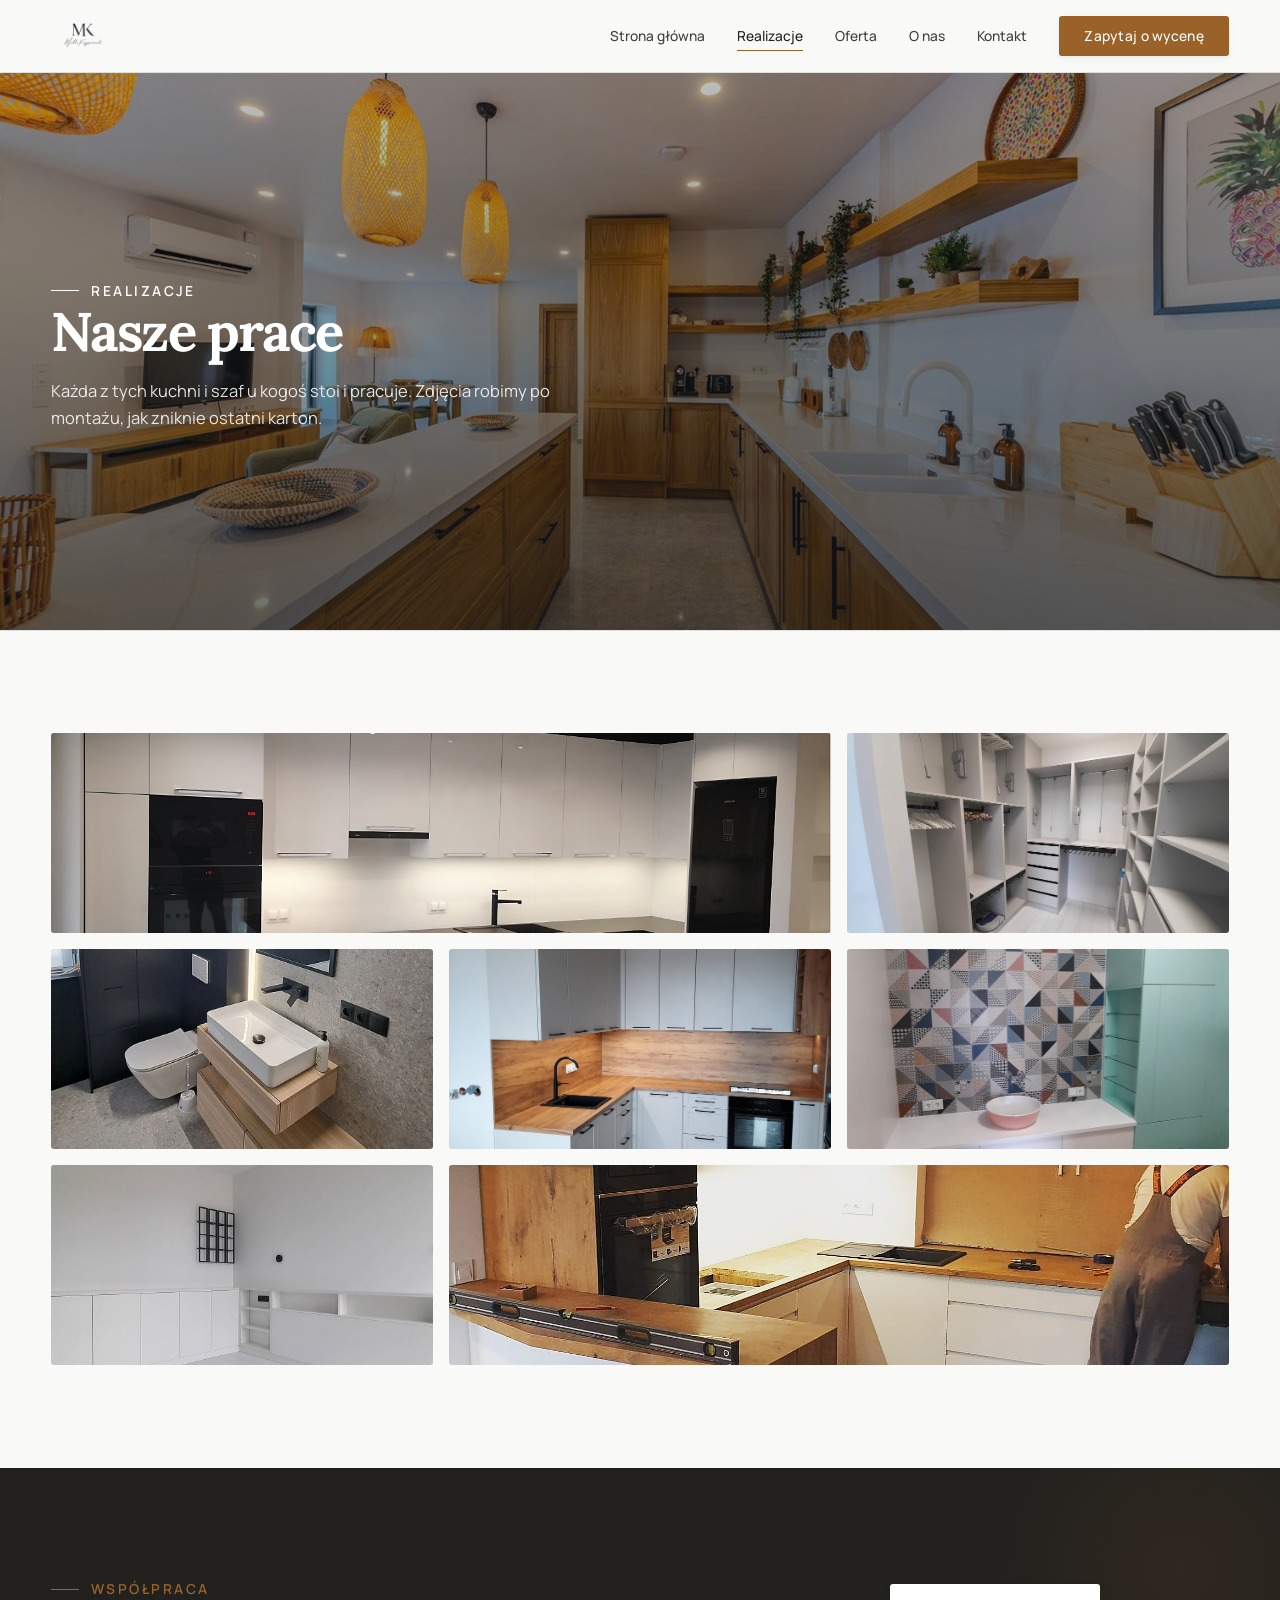
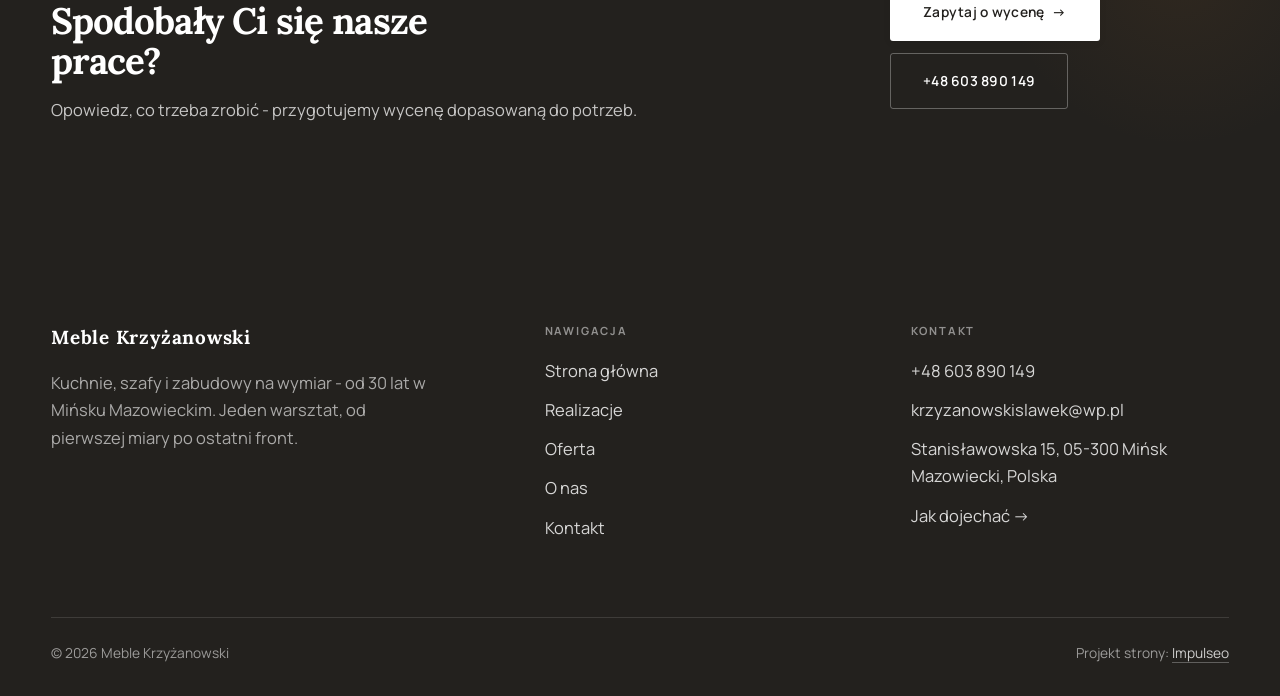
<file: realizacje.html>
<!DOCTYPE html>
<html lang="pl">
<head>
<meta name="robots" content="noindex, nofollow">
<meta charset="UTF-8">
<meta name="viewport" content="width=device-width, initial-scale=1.0">
<title>Realizacje - Meble Krzyżanowski</title>
<meta name="description" content="Realizacje Meble Krzyżanowski: Kuchnia na wymiar, Szafa wnękowa, Garderoba, Zabudowa pod skosem, Blat z litego drewna">
<link rel="preconnect" href="https://fonts.googleapis.com">
<link rel="preconnect" href="https://fonts.gstatic.com" crossorigin>
<link href="https://fonts.googleapis.com/css2?family=Lora:wght@500;600;700&family=Manrope:wght@400;500;600&display=swap" rel="stylesheet">
<link rel="stylesheet" href="assets/styles.css">
</head>
<body>

<header class="nav">
  <div class="wrap nav-inner">
    <a class="brand brand-has-logo" href="index.html"><img class="brand-logo" src="img/logo.png" alt="Meble Krzyżanowski"></a>
    <nav class="nav-links">
      <a href="index.html">Strona główna</a>
      <a href="realizacje.html" class="active">Realizacje</a>
      <a href="oferta.html">Oferta</a>
      <a href="o-nas.html">O nas</a>
      <a href="kontakt.html">Kontakt</a>
      <a href="kontakt.html" class="btn btn-accent">Zapytaj o wycenę</a>
    </nav>
    <button class="nav-toggle" aria-label="Menu"><span></span><span></span><span></span></button>
  </div>
</header>

<section class="pagehead">
  <img src="img/g8.jpg" alt="Meble Krzyżanowski - Nasze prace">
  <div class="wrap">
    <span class="eyebrow">Realizacje</span>
    <h1>Nasze prace</h1>
    <p>Każda z tych kuchni i szaf u kogoś stoi i pracuje. Zdjęcia robimy po montażu, jak zniknie ostatni karton.</p>
  </div>
</section>
<section>
  <div class="wrap">
    <div class="gallery">
      <div class="tile t-two3 reveal"><img src="img/g1.jpg" alt="Kuchnia na wymiar" loading="lazy"><div class="cap">Kuchnia na wymiar</div></div>
      <div class="tile t-third reveal"><img src="img/g2.jpg" alt="Garderoba na wymiar" loading="lazy"><div class="cap">Garderoba na wymiar</div></div>
      <div class="tile t-third reveal"><img src="img/g3.jpg" alt="Szafka łazienkowa" loading="lazy"><div class="cap">Szafka łazienkowa</div></div>
      <div class="tile t-third reveal"><img src="img/g4.jpg" alt="Kuchnia w szarości i drewnie" loading="lazy"><div class="cap">Kuchnia w szarości i drewnie</div></div>
      <div class="tile t-third reveal"><img src="img/g5.jpg" alt="Zabudowa łazienki" loading="lazy"><div class="cap">Zabudowa łazienki</div></div>
      <div class="tile t-third reveal"><img src="img/g6.jpg" alt="Zabudowa w pokoju" loading="lazy"><div class="cap">Zabudowa w pokoju</div></div>
      <div class="tile t-two3 reveal"><img src="img/g7.jpg" alt="Meble Krzyżanowski" loading="lazy"></div>
    </div>
  </div>
</section>
<section class="cta">
  <div class="wrap">
    <div class="reveal">
      <span class="eyebrow">Współpraca</span>
      <h2>Spodobały Ci się nasze prace?</h2>
      <p>Opowiedz, co trzeba zrobić - przygotujemy wycenę dopasowaną do potrzeb.</p>
    </div>
    <div class="cta-actions reveal">
      <a href="kontakt.html" class="btn btn-light">Zapytaj o wycenę <span class="arr">→</span></a>
      <a href="tel:+48603890149" class="btn btn-ghost" style="color:#fff;border-color:rgba(255,255,255,.3)">+48 603 890 149</a>
    </div>
  </div>
</section>

<footer>
  <div class="wrap">
    <div class="foot-grid">
      <div class="foot-brand">
        <div class="name">Meble Krzyżanowski</div>
        <p>Kuchnie, szafy i zabudowy na wymiar - od 30 lat w Mińsku Mazowieckim. Jeden warsztat, od pierwszej miary po ostatni front.</p>
      </div>
      <div class="foot-col">
        <h4>Nawigacja</h4>
        <a href="index.html">Strona główna</a>
        <a href="realizacje.html">Realizacje</a>
        <a href="oferta.html">Oferta</a>
        <a href="o-nas.html">O nas</a>
        <a href="kontakt.html">Kontakt</a>
      </div>
      <div class="foot-col">
        <h4>Kontakt</h4>
        <a href="tel:+48603890149">+48 603 890 149</a>
        <a href="mailto:krzyzanowskislawek@wp.pl">krzyzanowskislawek@wp.pl</a>
        <p>Stanisławowska 15, 05-300 Mińsk Mazowiecki, Polska</p>
        <a href="https://maps.app.goo.gl/SnpBNR6ShgboCMpL6" target="_blank" rel="noopener">Jak dojechać →</a>
      </div>
    </div>
    <div class="foot-bot">
      <span>© 2026 Meble Krzyżanowski</span>
      <span>Projekt strony: <a class="foot-credit" href="https://impulseo.pl" target="_blank" rel="noopener">Impulseo</a></span>
    </div>
  </div>
</footer>


<script src="assets/main.js"></script>
</body>
</html>
</file>
<file: assets/styles.css>
/* ============================================================
   STOLBASZ — premium, architektoniczny B2B fit-out
   Jasna paleta, zero brązu. System wg premium-web-craft.
   Projekt strony: Impulseo (impulseo.pl)
   ============================================================ */

:root{
  /* PALETA — jasna, architektoniczna, chłodna */
  --paper:#F3F1EC;          /* główne tło */
  --paper-2:#E6E3DB;        /* sekcje alternatywne (chłodny jasny szary) */
  --paper-3:#E6E3DB;        /* delikatne wypełnienia */
  --ink:#23211E;            /* tekst główny — chłodny grafit */
  --ink-soft:#43403A;       /* nagłówki drugorzędne */
  --muted:#87837A;          /* tekst poboczny */
  --line:rgba(35,33,30,.12);/* hairline */
  --accent:#8A6B3C;         /* stonowany petrol-slate — jedyny akcent */
  --accent-d:#6E5430;
  --accent-soft:rgba(138,107,60,.10);
  --dark:#23211E;           /* sekcje ciemne (stopka/CTA) */

  /* ODSTĘPY — skala 4/8 */
  --space-1:4px; --space-2:8px; --space-3:12px; --space-4:16px; --space-5:24px;
  --space-6:32px; --space-7:48px; --space-8:64px; --space-9:96px; --space-10:128px;

  /* TYPOGRAFIA — fluid clamp() (skala ZJECHANA 27.07.2026: litery były za duże w całym serwisie) */
  --text-sm:clamp(.8rem,.78rem + .1vw,.88rem);
  --text-base:clamp(.95rem,.92rem + .14vw,1.04rem);
  --text-lg:clamp(1.06rem,1rem + .24vw,1.2rem);
  --text-h3:clamp(1.12rem,1.04rem + .38vw,1.34rem);
  --text-h2:clamp(1.62rem,1.32rem + 1.45vw,2.3rem);
  --text-h1:clamp(2.1rem,1.6rem + 2.6vw,3.4rem);

  /* PROMIENIE — architektoniczne, raczej ostre */
  --r-sm:3px; --r-md:6px; --r-lg:10px;

  /* RUCH */
  --ease:cubic-bezier(.25,.46,.45,.94); --dur:.24s;

  /* CIENIE — miękkie, warstwowe */
  --sh-sm:0 1px 2px rgba(16,24,32,.04), 0 2px 8px rgba(16,24,32,.05);
  --sh-md:0 2px 6px rgba(16,24,32,.05), 0 12px 28px -8px rgba(16,24,32,.12);
  --sh-lg:0 6px 14px rgba(16,24,32,.07), 0 26px 56px -18px rgba(16,24,32,.22);

  --hairline:1px solid var(--line);

  --font-display:'Lora',serif;
  --font-body:'Manrope',sans-serif;
}

*{box-sizing:border-box;margin:0;padding:0}
html{scroll-behavior:smooth}
body{
  font-family:var(--font-body);
  font-size:var(--text-base);
  line-height:1.65;
  color:var(--ink);
  background:var(--paper);
  -webkit-font-smoothing:antialiased;
  text-rendering:optimizeLegibility;
}
img{max-width:100%;display:block}
a{color:inherit;text-decoration:none}

.wrap{width:min(92%,1180px);margin-inline:auto}
section{padding-block:clamp(52px,6.5vw,96px)}

h1,h2,h3{font-family:var(--font-display);font-weight:700;line-height:1.08;letter-spacing:-.02em;color:var(--ink)}
h1{font-size:var(--text-h1);letter-spacing:-.035em}
h2{font-size:var(--text-h2);letter-spacing:-.025em}
h3{font-size:var(--text-h3)}
p{max-width:65ch}

.eyebrow{
  font-family:var(--font-body);
  font-size:var(--text-sm);
  font-weight:600;
  letter-spacing:.18em;
  text-transform:uppercase;
  color:var(--accent);
  display:inline-flex;align-items:center;gap:var(--space-3);
}
.eyebrow::before{content:"";width:28px;height:1px;background:var(--accent);display:inline-block}

.muted{color:var(--muted)}
.lead{font-size:var(--text-lg);line-height:1.55;color:var(--ink-soft);max-width:50ch}

/* ---------- BUTTONS ---------- */
.btn{
  display:inline-flex;align-items:center;gap:var(--space-2);
  font-weight:600;font-size:var(--text-sm);letter-spacing:.02em;
  padding:var(--space-4) var(--space-6);
  border-radius:var(--r-sm);
  transition:transform var(--dur) var(--ease),box-shadow var(--dur) var(--ease),background var(--dur) var(--ease);
  cursor:pointer;border:1px solid transparent;
}
.btn-accent{background:var(--accent);color:#fff;box-shadow:var(--sh-sm)}
.btn-accent:hover{background:var(--accent-d);transform:translateY(-2px);box-shadow:var(--sh-md)}
.btn-accent:active{transform:translateY(0);box-shadow:var(--sh-sm)}
.btn-ghost{background:transparent;color:var(--ink);border-color:var(--line)}
.btn-ghost:hover{border-color:var(--accent);color:var(--accent);transform:translateY(-2px)}
.btn-light{background:#fff;color:var(--ink);box-shadow:var(--sh-sm)}
.btn-light:hover{transform:translateY(-2px);box-shadow:var(--sh-md)}
.btn .arr{transition:transform var(--dur) var(--ease)}
.btn:hover .arr{transform:translateX(4px)}

/* ---------- NAV ---------- */
.nav{
  position:sticky;top:0;z-index:50;
  background:color-mix(in srgb,var(--paper) 88%,transparent);
  backdrop-filter:saturate(140%) blur(10px);
  border-bottom:var(--hairline);
}
.nav-inner{display:flex;align-items:center;justify-content:space-between;height:72px}
.brand{display:flex;flex-direction:column;line-height:1}
.brand .name{font-family:var(--font-display);font-weight:800;font-size:1.14rem;letter-spacing:.04em}
.brand .sub{font-size:.58rem;letter-spacing:.34em;text-transform:uppercase;color:var(--muted);margin-top:5px}
.nav-links{display:flex;align-items:center;gap:var(--space-6)}
.nav-links a{font-size:var(--text-sm);font-weight:500;color:var(--ink-soft);position:relative;padding-block:4px;transition:color var(--dur) var(--ease)}
.nav-links a::after{content:"";position:absolute;left:0;bottom:0;width:0;height:1.5px;background:var(--accent);transition:width var(--dur) var(--ease)}
.nav-links a:hover,.nav-links a.active{color:var(--ink)}
.nav-links a:hover::after,.nav-links a.active::after{width:100%}
.nav-links .btn{padding:var(--space-2) var(--space-5)}
/* przyciski w nav: właściwy kolor (przebij .nav-links a) + bez podkreślenia */
.nav-links a.btn-accent{color:#fff}
.nav-links a.btn-ghost,.nav-links a.btn-light{color:var(--ink)}
.nav-links a.btn::after{display:none}
.nav-toggle{display:none;background:none;border:none;cursor:pointer;flex-direction:column;gap:5px;padding:8px}
.nav-toggle span{width:24px;height:2px;background:var(--ink);transition:var(--dur)}

/* ---------- HERO (split) ---------- */
.hero{position:relative;overflow:hidden;border-bottom:var(--hairline)}
.hero-grid{display:grid;grid-template-columns:1.05fr .95fr;gap:clamp(24px,4vw,60px);align-items:center;
  padding-block:clamp(36px,4.5vw,64px)}
.hero-copy .eyebrow{margin-bottom:var(--space-5)}
.hero-copy h1{margin-bottom:var(--space-5)}
.hero-copy .lead{margin-bottom:var(--space-7)}
.hero-actions{display:flex;flex-wrap:wrap;gap:var(--space-4)}
.hero-art{position:relative;aspect-ratio:4/3;border-radius:var(--r-lg);overflow:hidden;box-shadow:var(--sh-lg)}
.hero-art img{width:100%;height:100%;object-fit:cover}
.hero-art::after{content:"";position:absolute;inset:0;background:linear-gradient(180deg,transparent 55%,rgba(18,24,28,.28))}
.hero-badge{position:absolute;left:var(--space-5);bottom:var(--space-5);z-index:2;
  background:rgba(252,252,251,.94);backdrop-filter:blur(4px);
  border-radius:var(--r-md);padding:var(--space-4) var(--space-5);box-shadow:var(--sh-md);max-width:78%}
.hero-badge strong{display:block;font-family:var(--font-display);font-size:.92rem;letter-spacing:-.01em}
.hero-badge span{font-size:var(--text-sm);color:var(--muted)}

/* ---------- HERO duży / kinowy (strona główna) ---------- */
.hero-cine{position:relative;min-height:clamp(560px,82vh,840px);min-height:clamp(560px,82svh,840px);display:flex;align-items:center;overflow:hidden;border-bottom:var(--hairline)}
.hero-cine>img{position:absolute;inset:0;width:100%;height:100%;object-fit:cover;z-index:0}
.hero-cine::after{content:"";position:absolute;inset:0;z-index:1;
  background:linear-gradient(95deg,rgba(13,18,23,.86) 0%,rgba(13,18,23,.64) 32%,rgba(13,18,23,.24) 62%,rgba(13,18,23,.04) 100%)}
.hero-cine .wrap{position:relative;z-index:2;padding-block:var(--space-8)}
.hero-cine .hero-copy{max-width:660px}
.hero-cine .eyebrow{color:#fff;margin-bottom:var(--space-5)}
.hero-cine .eyebrow::before{background:#fff}
.hero-cine h1{color:#fff;margin-bottom:var(--space-5);font-size:clamp(2.1rem,1.6rem + 2.8vw,3.5rem)}
.hero-cine .lead{color:rgba(255,255,255,.92);max-width:48ch;margin-bottom:var(--space-7)}
.hero-cine .hero-actions{display:flex;flex-wrap:wrap;gap:var(--space-4)}
@media(max-width:680px){
  .hero-cine{min-height:clamp(520px,76vh,640px);min-height:clamp(520px,76svh,640px);align-items:flex-end}
  .hero-cine::after{background:linear-gradient(0deg,rgba(13,18,23,.9) 6%,rgba(13,18,23,.45) 55%,rgba(13,18,23,.25) 100%)}
  .hero-cine .wrap{padding-bottom:var(--space-9)}
}

/* full-bleed hero variant (podstrony) */
.pagehead{position:relative;min-height:46vh;min-height:46svh;display:flex;align-items:flex-end;overflow:hidden;border-bottom:var(--hairline)}
.pagehead img{position:absolute;inset:0;width:100%;height:100%;object-fit:cover}
.pagehead::after{content:"";position:absolute;inset:0;background:linear-gradient(180deg,rgba(18,24,28,.25),rgba(18,24,28,.62))}
.pagehead .wrap{position:relative;z-index:2;padding-block:var(--space-9);color:#fff}
.pagehead h1{color:#fff;max-width:18ch}
.pagehead .eyebrow{color:#fff}
.pagehead .eyebrow::before{background:#fff}
.pagehead p{color:rgba(255,255,255,.86);margin-top:var(--space-4);max-width:54ch}

/* ---------- STRIP (pasek skrótów / liczby) ---------- */
.strip{background:var(--dark);color:#fff}
.strip .wrap{display:grid;grid-template-columns:repeat(4,1fr);gap:var(--space-6);padding-block:var(--space-8)}
.strip .item .k{font-family:var(--font-display);font-size:clamp(1.12rem,.95rem + .78vw,1.5rem);font-weight:800;letter-spacing:-.02em;color:#fff}
.strip .item .v{font-size:var(--text-sm);color:rgba(255,255,255,.66);margin-top:var(--space-2);line-height:1.45}
.strip .item{border-left:2px solid var(--accent);padding-left:var(--space-5)}

/* ---------- SECTION HEAD ---------- */
.head{max-width:48rem;margin-bottom:var(--space-8)}
.head.center{margin-inline:auto;text-align:center}
.head .eyebrow{margin-bottom:var(--space-4)}
.head h2{margin-bottom:var(--space-4)}
.head p{color:var(--muted);font-size:var(--text-lg);line-height:1.55}
.head.center p{margin-inline:auto}

/* ---------- INTRO SPLIT ---------- */
.split{display:grid;grid-template-columns:.92fr 1.08fr;gap:clamp(28px,5vw,80px);align-items:center}
.split.rev{grid-template-columns:1.08fr .92fr}
.split.rev .split-art{order:-1}
.split-art{position:relative;aspect-ratio:5/4;border-radius:var(--r-lg);overflow:hidden;box-shadow:var(--sh-lg)}
.split-art img{width:100%;height:100%;object-fit:cover}
.split-copy h2{margin-bottom:var(--space-5)}
.split-copy p+p{margin-top:var(--space-4)}
.split-copy .btn{margin-top:var(--space-6)}

/* ---------- SERVICES (zakres) ---------- */
.svc-grid{display:grid;grid-template-columns:repeat(auto-fit,minmax(280px,1fr));gap:var(--space-5)}
.svc{background:#fff;border:var(--hairline);border-radius:var(--r-md);padding:var(--space-7) var(--space-6);
  transition:transform var(--dur) var(--ease),box-shadow var(--dur) var(--ease),border-color var(--dur) var(--ease);
  position:relative;overflow:hidden}
.svc::before{content:"";position:absolute;left:0;top:0;width:3px;height:0;background:var(--accent);transition:height var(--dur) var(--ease)}
.svc:hover{transform:translateY(-4px);box-shadow:var(--sh-md);border-color:transparent}
.svc:hover::before{height:100%}
.svc .ic{font-family:var(--font-display);font-size:.74rem;font-weight:700;letter-spacing:.12em;color:var(--accent);margin-bottom:var(--space-4)}
.svc h3{margin-bottom:var(--space-3);font-size:1.06rem}
.svc p{color:var(--muted);font-size:var(--text-base);line-height:1.6}

/* big detailed service rows */
.svc-row{display:grid;grid-template-columns:.8fr 1.2fr;gap:clamp(20px,4vw,60px);align-items:center;padding-block:var(--space-8)}
.svc-row+.svc-row{border-top:var(--hairline)}
.svc-row.rev{grid-template-columns:1.2fr .8fr}
.svc-row.rev .svc-row-art{order:-1}
.svc-row-art{aspect-ratio:4/3;border-radius:var(--r-md);overflow:hidden;box-shadow:var(--sh-md)}
.svc-row-art img{width:100%;height:100%;object-fit:cover}
.svc-row h3{font-size:1.26rem;margin-bottom:var(--space-4)}
.svc-row .num{font-family:var(--font-display);font-size:.78rem;font-weight:700;letter-spacing:.14em;color:var(--accent);display:block;margin-bottom:var(--space-3)}
.svc-row ul{list-style:none;margin-top:var(--space-4);display:flex;flex-direction:column;gap:var(--space-2)}
.svc-row li{position:relative;padding-left:var(--space-5);color:var(--muted);font-size:var(--text-base)}
.svc-row li::before{content:"";position:absolute;left:0;top:.62em;width:8px;height:1px;background:var(--accent)}

/* ---------- GALLERY (realizacje) ---------- */
.gallery{display:grid;grid-template-columns:repeat(12,1fr);gap:var(--space-4);grid-auto-rows:200px}
/* GALERIA MASONRY — pionowe zdjęcia (portrety beauty/wellness) bez przycinania: kolumny, height auto */
.gallery-masonry{column-count:3;column-gap:var(--space-4)}
@media(max-width:900px){.gallery-masonry{column-count:2}}
@media(max-width:560px){.gallery-masonry{column-count:1}}
.gallery-masonry .m-tile{break-inside:avoid;margin:0 0 var(--space-4);padding:0;position:relative;overflow:hidden;border-radius:var(--r-md);border:1px solid var(--line)}
.gallery-masonry .m-tile img{width:100%;height:auto;display:block}
.gallery-masonry .m-tile .cap{position:absolute;left:0;right:0;bottom:0;padding:var(--space-4);color:#fff;background:linear-gradient(0deg,rgba(0,0,0,.55),transparent);font-size:var(--text-sm)}
.gallery-masonry .m-tile .cap small{display:block;font-weight:400;opacity:.78;letter-spacing:.04em;text-transform:uppercase;font-size:.66rem;margin-top:3px}
.tile{position:relative;overflow:hidden;border-radius:var(--r-md);box-shadow:var(--sh-sm);
  transition:transform var(--dur) var(--ease),box-shadow var(--dur) var(--ease)}
.tile img{width:100%;height:100%;object-fit:cover;transition:transform .6s var(--ease)}
.tile:hover{box-shadow:var(--sh-md)}
.tile:hover img{transform:scale(1.05)}
.tile .cap{position:absolute;left:0;right:0;bottom:0;padding:var(--space-5) var(--space-4) var(--space-4);
  background:linear-gradient(transparent,rgba(18,24,28,.78));color:#fff;
  font-size:var(--text-sm);font-weight:600;letter-spacing:.01em;
  opacity:0;transform:translateY(8px);transition:var(--dur) var(--ease)}
.tile:hover .cap{opacity:1;transform:translateY(0)}
.tile .cap small{display:block;font-weight:400;opacity:.78;letter-spacing:.04em;text-transform:uppercase;font-size:.66rem;margin-top:3px}
/* bento spans */
.t-wide{grid-column:span 6}
.t-tall{grid-column:span 6;grid-row:span 2}
.t-std{grid-column:span 6}
.t-third{grid-column:span 4}
.t-two3{grid-column:span 8}

/* ---------- TRUST / WIARYGODNOŚĆ ---------- */
.trust{background:var(--paper-2)}
.trust-grid{display:grid;grid-template-columns:repeat(auto-fit,minmax(240px,1fr));gap:var(--space-5);margin-top:var(--space-7)}
.trust-card{background:#fff;border-radius:var(--r-md);padding:var(--space-7) var(--space-6);box-shadow:var(--sh-sm);border-top:3px solid var(--accent)}
.trust-card .big{font-family:var(--font-display);font-size:clamp(1.45rem,1.1rem + 1.25vw,2.05rem);font-weight:800;letter-spacing:-.02em;color:var(--ink);line-height:1}
.trust-card h3{font-size:1rem;margin:var(--space-3) 0 var(--space-2)}
.trust-card p{color:var(--muted);font-size:var(--text-base);line-height:1.55}

/* ---------- CTA band ---------- */
.cta{background:var(--dark);color:#fff;position:relative;overflow:hidden}
.cta .wrap{display:grid;grid-template-columns:1.4fr .6fr;gap:var(--space-7);align-items:center;position:relative;z-index:2}
.cta h2{color:#fff;max-width:20ch}
.cta p{color:rgba(255,255,255,.74);margin-top:var(--space-4)}
.cta-actions{display:flex;flex-direction:column;gap:var(--space-3);align-items:flex-start}
.cta::before{content:"";position:absolute;right:-80px;top:-80px;width:360px;height:360px;border-radius:50%;
  background:radial-gradient(circle,var(--accent-soft),transparent 70%)}

/* ---------- CONTACT ---------- */
.contact-grid{display:grid;grid-template-columns:.85fr 1.15fr;gap:clamp(28px,4vw,56px);align-items:start}
.info-list{display:flex;flex-direction:column;gap:var(--space-2)}
.info-row{display:flex;gap:var(--space-4);align-items:flex-start;padding-block:var(--space-4);border-bottom:var(--hairline)}
.info-row .ic{flex:none;width:42px;height:42px;display:grid;place-items:center;border-radius:50%;
  background:var(--accent-soft);color:var(--accent);font-size:1.05rem}
.info-row .lbl{font-size:.72rem;letter-spacing:.14em;text-transform:uppercase;color:var(--muted)}
.info-row .val{font-weight:600;font-size:var(--text-base);margin-top:2px}
.info-row a.val:hover{color:var(--accent)}
.map{border:none;border-radius:var(--r-lg);box-shadow:var(--sh-md);width:100%;height:100%;min-height:380px;filter:grayscale(.2) contrast(1.02)}
.form{background:#fff;border:var(--hairline);border-radius:var(--r-lg);padding:clamp(24px,3vw,40px);box-shadow:var(--sh-sm)}
.form .fld{margin-bottom:var(--space-5)}
.form label{display:block;font-size:var(--text-sm);font-weight:600;margin-bottom:var(--space-2)}
.form input,.form textarea{width:100%;font-family:inherit;font-size:var(--text-base);color:var(--ink);
  padding:var(--space-4);border:var(--hairline);border-radius:var(--r-sm);background:var(--paper);transition:border-color var(--dur)}
.form input:focus,.form textarea:focus{outline:none;border-color:var(--accent);background:#fff}
.form textarea{resize:vertical;min-height:120px}
.form .note{font-size:var(--text-sm);color:var(--muted);margin-top:var(--space-3)}

/* ---------- FOOTER ---------- */
footer{background:var(--dark);color:#fff;padding-block:var(--space-9) var(--space-6)}
.foot-grid{display:grid;grid-template-columns:1.4fr 1fr 1fr;gap:var(--space-7);margin-bottom:var(--space-8)}
.foot-brand .name{font-family:var(--font-display);font-weight:800;font-size:1.18rem;letter-spacing:.04em}
.foot-brand p{color:rgba(255,255,255,.62);margin-top:var(--space-4);font-size:var(--text-base);max-width:38ch}
.foot-col h4{font-size:.7rem;letter-spacing:.16em;text-transform:uppercase;color:rgba(255,255,255,.5);margin-bottom:var(--space-4)}
.foot-col a,.foot-col p{display:block;color:rgba(255,255,255,.82);font-size:var(--text-base);margin-bottom:var(--space-3)}
.foot-col a:hover{color:#fff}
.foot-bot{border-top:1px solid rgba(255,255,255,.12);padding-top:var(--space-5);display:flex;justify-content:space-between;flex-wrap:wrap;gap:var(--space-3);
  font-size:var(--text-sm);color:rgba(255,255,255,.55)}
.foot-bot a:hover{color:#fff}

/* ---------- REVEAL ---------- */
.reveal{opacity:0;transform:translateY(22px);transition:opacity .6s var(--ease),transform .6s var(--ease)}
.reveal.in{opacity:1;transform:none}

/* ---------- RESPONSIVE ---------- */
@media(max-width:920px){
  .hero-grid,.split,.split.rev,.svc-row,.svc-row.rev,.cta .wrap,.contact-grid,.foot-grid{grid-template-columns:1fr}
  .split.rev .split-art,.svc-row.rev .svc-row-art{order:0}
  .hero-art{aspect-ratio:16/10;max-height:420px}
  .strip .wrap{grid-template-columns:repeat(2,1fr);gap:var(--space-7)}
  .gallery{grid-auto-rows:180px}
  .t-wide,.t-tall,.t-std,.t-third,.t-two3{grid-column:span 6}
  .t-tall{grid-row:span 1}
  .cta-actions{flex-direction:row;flex-wrap:wrap}
  .foot-grid{gap:var(--space-6)}
}
@media(max-width:680px){
  .nav-links{position:fixed;inset:72px 0 auto 0;background:var(--paper);flex-direction:column;align-items:stretch;
    gap:0;padding:var(--space-4) 6%;border-bottom:var(--hairline);box-shadow:var(--sh-md);
    transform:translateY(-120%);transition:transform var(--dur) var(--ease)}
  .nav-links.open{transform:translateY(0)}
  .nav-links a{padding-block:var(--space-4);border-bottom:var(--hairline)}
  .nav-links .btn{margin-top:var(--space-3);justify-content:center}
  .nav-toggle{display:flex}
  .strip .wrap{grid-template-columns:1fr}
  .gallery{grid-template-columns:repeat(6,1fr)}
  .foot-grid{grid-template-columns:1fr}
}
@media(prefers-reduced-motion:reduce){
  *{animation-duration:.01ms!important;transition:none!important}
  .reveal{opacity:1!important;transform:none!important}
  html{scroll-behavior:auto}
}

/* ============================================================
   PREMIUM LAYER — destylat deep-researchu branż (anty-AI, spokój).
   Zmienne STOLBASZ (--accent/--ink/--paper/--line/--dark). Ruch ledwo
   zauważalny, krzywa cubic-bezier(.16,.84,.44,1); prefers-reduced-motion
   pokryte blanketem wyżej. Karty hairline zamiast cieni = #1 sygnał „nie-AI".
   ============================================================ */

/* więcej oddechu między sekcjami (liderzy: 110-130px) */
section{padding-block:clamp(64px,8vw,128px)}

/* 1) Aksamitny reveal — dłuższa, miękka krzywa zamiast „skoku" */
.reveal{transition:opacity .9s cubic-bezier(.16,.84,.44,1),transform .9s cubic-bezier(.16,.84,.44,1);will-change:opacity,transform}
/* stagger TYLKO w galerii (tam pozycja = porządek dzieci) */
.gallery .reveal:nth-child(2){transition-delay:.07s}
.gallery .reveal:nth-child(3){transition-delay:.14s}
.gallery .reveal:nth-child(4){transition-delay:.21s}
.gallery .reveal:nth-child(5){transition-delay:.28s}
.gallery .reveal:nth-child(6){transition-delay:.35s}

/* 2) Hero STATYCZNY na .hero-cine — Ken Burns CAŁKIEM WYŁĄCZONY 26.06 (3. zgłoszenie Szymona).
   GENEZA: animowanie scale na <img> hero z teksturami (cegły/framugi) re-samplinguje obraz
   klatka po klatce → na części ekranów drobne drganie/shimmer = „heroshot się trzęsie".
   translateY usunięto wcześniej, scale-only + will-change/GPU NIE wystarczyły do GWARANCJI gładkości.
   Krzysztof zażądał pewności („make sure, że błąd się nie pojawi") > efekt. Zero animacji = 0% drgania.
   Delikatny zoom zostaje TYLKO w pełnoekranowych hero gastro/studio (hg-bg/hs-bg — tło, inny
   mechanizm, chwalone, nigdy nie zgłaszane). NIE wracać do KB na .hero-cine bez realnego testu
   na sprzęcie klienta — to ryzyko regresji „trzęsienia”. */
/* BEZPIECZNY "wow" na hero = jednorazowy FADE-IN (opacity), nie zoom.
   opacity nie dotyka bitmapy → gładkie na KAŻDYM zdjęciu/ekranie/GPU, zero ryzyka migotania.
   Geometryczny ruch (scale/translate) na .hero-cine jest ZAKAZANY (bramka pilnuje). */
@keyframes heroFade{from{opacity:0}to{opacity:1}}
.hero-cine>img{transform:none;animation:heroFade 1.1s ease-out both}

/* 3) Akcentowy hairline pod nagłówkiem sekcji, który „rysuje się" przy wejściu */
.head h2{position:relative;padding-bottom:18px}
.head h2::after{content:"";position:absolute;left:0;bottom:0;height:1px;width:0;background:var(--accent);transition:width 1s cubic-bezier(.16,.84,.44,1) .15s}
.head.center h2::after{left:50%;transform:translateX(-50%)}
.head.reveal.in h2::after,.head.center.reveal.in h2::after{width:54px}

/* 4) Karty HAIRLINE zamiast cieni/zaokrągleń (najmocniejszy anty-AI detal) */
.svc{background:transparent;border:1px solid var(--line);border-radius:var(--r-sm);box-shadow:none}
.svc:hover{box-shadow:none;border-color:var(--accent);transform:translateY(-3px)}
.trust-card{background:transparent;box-shadow:none;border:1px solid var(--line);border-top:2px solid var(--accent);border-radius:var(--r-sm)}
.tile{box-shadow:none;border-radius:var(--r-sm)}
.tile:hover{box-shadow:none}

/* 5) Sticky-nav kondensuje się po przewinięciu (sygnał dopracowania) */
.nav{transition:box-shadow .4s ease,background .4s ease}
.nav.is-stuck{box-shadow:0 1px 0 var(--line),0 14px 30px -24px rgba(0,0,0,.45)}
.nav-inner{transition:height .35s var(--ease)}
.nav.is-stuck .nav-inner{height:60px}

/* 6) MANIFESTO — pełnoekranowy cytat-bohater (zastępuje generyczne „Dlaczego my") */
.manifesto{background:var(--paper-2);text-align:center}
.manifesto .wrap{max-width:60rem}
.manifesto p{font-family:var(--font-display);font-style:italic;font-size:clamp(1.25rem,.88rem + 1.85vw,2.05rem);line-height:1.32;color:var(--ink-soft);margin-inline:auto;max-width:26ch;position:relative;padding-top:var(--space-8)}
.manifesto p::before{content:"";position:absolute;top:0;left:50%;transform:translateX(-50%);width:54px;height:1px;background:var(--accent)}
.manifesto p span{color:var(--accent);font-style:italic}

/* 7) GATEWAYS — 3 duże bramy-zdjęcia (zamiast paska menu usług) */
.gateways{display:grid;grid-template-columns:repeat(3,1fr);gap:var(--space-4)}
.gateway{position:relative;aspect-ratio:3/4;overflow:hidden;border-radius:var(--r-sm);display:block}
.gateway img{width:100%;height:100%;object-fit:cover;transition:transform .8s var(--ease),filter .5s var(--ease)}
.gateway::after{content:"";position:absolute;inset:0;background:linear-gradient(180deg,transparent 38%,rgba(18,24,28,.74))}
.gateway:hover img{transform:scale(1.05);filter:brightness(1.05)}
.gateway .g-ttl{position:absolute;left:0;right:0;bottom:0;z-index:2;padding:var(--space-6) var(--space-5);color:#fff;font-family:var(--font-display);font-size:1.2rem;letter-spacing:-.01em;line-height:1.15}
.gateway .g-ttl small{display:block;font-family:var(--font-body);font-size:var(--text-sm);font-weight:400;opacity:.82;letter-spacing:.03em;margin-top:5px}
@media(max-width:760px){.gateways{grid-template-columns:1fr}.gateway{aspect-ratio:16/10}}

/* 8) LOGO klienta w nagłówku (gdy podane --logo) */
/* 52px domyślnie (feedback Bartka 06.07.2026: 40px ginęło, uwaga padła 3x; ~56px sprawdzone na żywym demie anna-borowiec-makeup) */
.brand-logo{height:64px;width:auto;max-width:300px;object-fit:contain;display:block}
.nav.is-stuck .brand-logo{height:52px}
@media(max-width:680px){.brand-logo{height:46px;max-width:210px}}


/* === RWD: nagłówki na wąskich ekranach (dodane 17.07.2026 razem z fixem clamp) ===
   Po przywróceniu działania clamp() dolna granica --text-h1 (2.9rem) rozpychała
   dokument przy długich polskich słowach na telefonach. Tu ją zjeżdżamy. */
@media (max-width:560px){
  :root{
    --text-h1:clamp(1.62rem, 1.05rem + 3.4vw, 2.2rem);
    --text-h2:clamp(1.3rem, .95rem + 2.2vw, 1.75rem);
  }
  .hero-cine h1{font-size:clamp(1.62rem, 1.05rem + 3.4vw, 2.2rem)}
  h1,h2{overflow-wrap:break-word}
}

/* GODZINY (godziny_grid z briefu) — dzień po lewej, godziny po prawej. Wcześniej BRAK stylu
   powodował sklejenie "Poniedziałek-Piątek8:00-20:00" (dodane 2026-07-21). Neutralne dla dem bez grafiku. */
.godz{display:flex;flex-direction:column;gap:2px;max-width:440px;margin-top:8px}
.godz-row{display:flex;justify-content:space-between;align-items:baseline;gap:24px;padding:10px 0;border-bottom:1px solid var(--line)}
.godz-row:last-child{border-bottom:0}
.godz-row b{font-weight:600;color:var(--ink)}
.godz-row span{color:var(--muted);white-space:nowrap}

/* === MOTION LAYER v2 (silnik) === */
/* ============================================================
   MOTION LAYER v2 — warstwa RUCHU wspólna dla wszystkich rodzin (2026-07-26)
   ------------------------------------------------------------
   PO CO: dema były technicznie poprawne, ale statyczne („za mało efektowne",
   K. 26.07). Ta warstwa dokłada to, co dziś odróżnia stronę premium od
   porządnej: maskowane wejście nagłówków, zdjęcia odsłaniane kurtyną + zoom-out,
   parallax sterowany scrollem (CSS scroll-driven, zero JS w pętli scrolla),
   płynne przejścia MIĘDZY podstronami (View Transitions), stagger siatek.

   ZASADY BEZPIECZEŃSTWA (wynikają z realnych wpadek — NIE łamać):
   1. ⛔ ZERO ruchu geometrycznego na `.hero-cine>img` — skalowanie teksturowanej
      bitmapy = shimmer („heroshot się trzęsie", 3x Szymon). Hero rusza się TYLKO
      tekstem i tylko raz. Bramka predeploy tego pilnuje.
   2. Stan początkowy (ukrycie) ustawia ZAWSZE JavaScript przez klasę `.mt-on`
      na <html>. Bez JS / przy błędzie JS strona wygląda dokładnie jak przed tą
      warstwą — nigdy pusty ekran (wpadka Zmalovane 29.06).
   3. Używamy osobnych właściwości `scale:` / `translate:` zamiast `transform:` —
      dzięki temu wejście NIE kasuje istniejących hoverów (które jadą na transform).
   4. Każdy efekt „drogi" (parallax) tylko desktop + tylko gdy przeglądarka umie
      scroll-driven animations. Mobile dostaje sam fade/mask (bateria, jank).
   5. prefers-reduced-motion wyłącza wszystko (blanket w base.css + własne guardy).
   ============================================================ */

:root{
  --mt-ease:cubic-bezier(.16,.84,.44,1);
  --mt-step:70ms;          /* odstęp między kolejnymi elementami siatki */
}

/* ---------- 1) STAGGER — kolejne elementy siatki wchodzą po sobie ----------
   JS ustawia --i (numer w grupie). Podbita specyficzność (:nth-child(n)) bije
   sztywne delaye galerii z base.css, nie ruszając tamtego pliku. */
.reveal{transition-delay:calc(var(--i,0) * var(--mt-step))}
.gallery .reveal:nth-child(n),
.gateways .reveal:nth-child(n),
.svc-grid .reveal:nth-child(n){transition-delay:calc(var(--i,0) * var(--mt-step))}

/* dłuższy, bardziej „aksamitny" dojazd + delikatny zoom-out całej karty */
.mt-on .reveal{transition-duration:1s,1s}

/* ---------- 2) NAGŁÓWKI — wjazd linia po linii zza maski ----------
   JS dzieli tekst na realne linie (po pomiarze) i owija w .mt-line>i.
   Efekt „szuflady": litery wjeżdżają z dołu, obcięte krawędzią linii. */
.mt-lines .mt-line{display:block;overflow:hidden;padding-bottom:.08em;margin-bottom:-.08em}
.mt-lines .mt-line > i{
  display:block;font-style:inherit;
  translate:0 108%;
  transition:translate 1.05s var(--mt-ease) var(--mt-d,0s);
}
.mt-lines.mt-in .mt-line > i{translate:0 0}

/* wariant awaryjny (nagłówek ma zagnieżdżony markup → nie dzielimy na linie) */
.mt-fade{opacity:0;translate:0 18px;transition:opacity .9s var(--mt-ease) var(--mt-d,0s),translate .9s var(--mt-ease) var(--mt-d,0s)}
.mt-fade.mt-in{opacity:1;translate:0 0}

/* ---------- 3) ZDJĘCIA — odsłanianie „kurtyną" + zoom-out do naturalnej skali ----
   clip-path jedzie od dołu do góry, jednocześnie obraz schodzi z 1.10 do 1.
   Uwaga: `scale:` (nie transform) → hover .tile:hover img{transform:scale(1.05)}
   nadal działa i nie kłóci się z wejściem. */
.mt-on .mt-ph > img,
.mt-on .mt-ph > picture > img{
  clip-path:inset(0 0 100% 0);
  scale:1.10;
  transition:clip-path 1.15s var(--mt-ease) var(--mt-d,0s),
             scale 1.6s var(--mt-ease) var(--mt-d,0s);
}
.mt-on .mt-ph.in > img,
.mt-on .in .mt-ph > img,
.mt-on .mt-ph.mt-in > img,
.mt-on .mt-ph.in > picture > img,
.mt-on .in .mt-ph > picture > img{clip-path:inset(0 0 0 0);scale:1}

/* podpis kafla — delikatnie widoczny od razu, pełny na hover (mniej „martwych" kafli) */
.mt-on .tile .cap{opacity:.001}
.mt-on .tile.in .cap{opacity:.9;translate:0 0;transform:none}
.mt-on .tile.in:hover .cap{opacity:1}

/* ---------- 4) PARALLAX — sterowany scrollem, natywnym CSS (bez JS) ----------
   animation-timeline:view() = przeglądarka sama liczy postęp elementu w oknie.
   Zero listenerów scrolla → zero janku. Desktop only, tylko gdy wspierane. */
@supports (animation-timeline: view()){
  @media (prefers-reduced-motion:no-preference) and (min-width:900px){
    .mt-para{overflow:hidden}
    .mt-para > img{
      height:114%;
      position:relative;top:-7%;
      animation:mtPara linear both;
      animation-timeline:view();
      animation-range:cover 0% cover 100%;
      will-change:translate;
    }
    @keyframes mtPara{from{translate:0 -4.5%}to{translate:0 4.5%}}

    /* sekcje wchodzą z lekkim „oddechem" — zanika przy wyjeździe z ekranu */
    .mt-breathe{
      animation:mtBreathe linear both;
      animation-timeline:view();
      animation-range:entry 0% entry 70%;
    }
    @keyframes mtBreathe{from{opacity:.35}to{opacity:1}}
  }
}

/* ---------- 4b) ŻYWY NAGŁÓWEK — przenikanie kadrów ----------
   Warstwy leżą DOKŁADNIE na zdjęciu hero i różnią się tylko przezroczystością.
   ⛔ Żadnego scale/translate — to skalowanie bitmapy dawało migotanie na teksturach.
   Warstwy wstawia JS; bez niego nic się nie dzieje i nagłówek jest statyczny jak dotąd. */
.mt-hero-layer{
  position:absolute;inset:0;width:100%;height:100%;
  object-fit:cover;object-position:inherit;
  opacity:0;transition:opacity 1.6s ease-in-out;
  pointer-events:none;z-index:1;
}
/* ⚠️ KONIECZNE: warstwa jest zwykłym <img> wewnątrz hero, więc łapie ją reguła
   `.hero-cine > img{animation:heroFade both}` z base.css. Animacja CSS ma pierwszeństwo przed
   zwykłymi deklaracjami — trzymała przezroczystość na klatce startowej i przenikanie nie działało.
   Zdejmujemy JEDYNIE to jednorazowe pojawienie się (heroFade), celowo BEZ !important, żeby
   rodziny z delikatnym zoomem tła (gastro/auto/dom/studio) mogły go warstwie przekazać. */
.hero-cine > img.mt-hero-layer{animation:none}
.mt-hero-layer.mt-show{opacity:1}
/* gdy pokazujemy kadr z rotacji, oryginalne zdjęcie zostaje pod spodem (nigdy nie znika
   całkowicie — gdyby warstwa nie doszła, pod spodem zawsze jest pełne zdjęcie) */
img[data-rotate].mt-under{opacity:1}
/* treść nagłówka musi zostać NAD warstwami */
.hero-cine > .wrap,.hero-cine .hero-copy,
.hg-copy,.ha-copy,.hd-copy,.hs-copy,.hf-copy,.hk-copy,.hero-spa .wrap{position:relative;z-index:3}
@media(prefers-reduced-motion:reduce){
  .mt-hero-layer{display:none}
}

/* ---------- 5) PRZEJŚCIA MIĘDZY PODSTRONAMI (View Transitions) ----------
   Klik w menu przestaje być białym mignięciem — strony przenikają, a pasek
   nawigacji zostaje w miejscu (nazwany element). Przeglądarki bez wsparcia
   nawigują normalnie — zero ryzyka. */
/* WYŁĄCZONE 27.07.2026 (prośba: „wywal animacje") — strony przełączają się normalnie.
@view-transition{navigation:auto}
@media (prefers-reduced-motion:no-preference){
  ::view-transition-old(root){animation:mtVtOut .26s ease both}
  ::view-transition-new(root){animation:mtVtIn .42s var(--mt-ease) both}
  @keyframes mtVtOut{from{opacity:1}to{opacity:0}}
  @keyframes mtVtIn{from{opacity:0}to{opacity:1}}
}
.nav{view-transition-name:mt-nav}
footer{view-transition-name:mt-foot}
*/

/* ---------- 6) PASEK POSTĘPU CZYTANIA — 2px w kolorze marki ----------
   Też scroll-driven (bez JS). Wstawiany przez JS tylko gdy przeglądarka umie. */
.mt-progress{
  position:fixed;top:0;left:0;z-index:60;
  height:2px;width:100%;
  background:var(--accent);
  transform-origin:0 50%;
  scale:0 1;
  pointer-events:none;
}
@supports (animation-timeline: scroll()){
  .mt-progress{animation:mtProg linear both;animation-timeline:scroll(root block)}
  @keyframes mtProg{from{scale:0 1}to{scale:1 1}}
}

/* ---------- 7) PRZYCISKI — przelot światła + magnes (JS) ----------
   Nakładka jest przezroczysta i przelotowa → NIE zmienia kontrastu tekstu
   (kontrasty WCAG policzone dla wszystkich rodzin zostają w mocy). */
.btn{position:relative;overflow:hidden;isolation:isolate}
.btn::after{
  content:"";position:absolute;inset:0;z-index:-1;pointer-events:none;
  background:linear-gradient(100deg,transparent 32%,rgba(255,255,255,.20) 50%,transparent 68%);
  translate:-120% 0;
}
@media (prefers-reduced-motion:no-preference){
  .btn:hover::after{translate:120% 0;transition:translate .75s var(--mt-ease)}
}
.btn{transition:transform var(--dur) var(--ease),box-shadow var(--dur) var(--ease),
               background var(--dur) var(--ease),translate .25s ease-out}

/* ---------- 8) LINKI NAWIGACJI / LISTY — mikro-detale ---------- */
.mt-on .svc,.mt-on .trust-card{transition:transform .5s var(--mt-ease),border-color .35s ease,box-shadow .35s ease}
.mt-on .svc:hover{transform:translateY(-4px)}

/* kotwice nie chowają się pod przyklejonym paskiem */
:target,[id]{scroll-margin-top:96px}

/* ---------- 9) LICZBY (count-up) ---------- */
.mt-num{font-variant-numeric:tabular-nums}

/* ---------- 10) WYŁĄCZNIK GLOBALNY ----------
   Gdy user woli mniej ruchu — zdejmujemy wszystko, łącznie ze scroll-driven
   (blanket z base.css nie obejmuje animation-timeline). */
@media (prefers-reduced-motion:reduce){
  .mt-lines .mt-line > i{translate:0 0}
  .mt-fade{opacity:1;translate:0 0}
  .mt-on .mt-ph > img,.mt-on .mt-ph > picture > img{clip-path:none;scale:1}
  .mt-para > img{animation:none;height:100%;top:0}
  .mt-breathe{animation:none}
  .mt-progress{display:none}
  .mt-on .tile .cap{opacity:0}
}


/* === auto-paleta ze zdjęć klienta (dopasowanie do estetyki socials) === */
:root{--accent:#9A6228;--accent-d:#75481A;--accent-soft:rgba(154,98,40,0.10);--paper:#F9F9F8;--paper-2:#EFEEED;--paper-3:#E8E7E5;}

/* ============================================================
   BEZ ANIMACJI (27.07.2026 - prośba: „wywal animacje")
   Strona ma być STATYCZNA: zero wjeżdżania sekcji przy scrollu, zero kurtyn
   i zoomów na zdjęciach, zero parallaxu, przenikania nagłówka, przejść między
   podstronami i paska postępu. Zostają wyłącznie zwykłe stany :hover
   (kolor, obramowanie) - bez ruchu i bez przenikania.
   Warstwa jest CELOWO na końcu pliku, żeby wygrywała z blokami wyżej.
   Gdyby kiedyś ruch miał wrócić - usuwa się ten jeden blok + odkomentowuje
   sekcję View Transitions wyżej i przywraca MOTION LAYER w assets/main.js.
   ============================================================ */
*,*::before,*::after{animation:none!important;transition:none!important;transition-delay:0s!important}
html{scroll-behavior:auto}

/* nic nie ma prawa zostać ukryte po wyłączeniu ruchu */
.reveal,.reveal.in{opacity:1!important;transform:none!important;translate:none!important;scale:none!important}
.mt-fade{opacity:1!important;translate:0 0!important}
.mt-lines .mt-line>i{translate:0 0!important}
.mt-on .mt-ph>img,.mt-on .mt-ph>picture>img,.mt-para>img{clip-path:none!important;scale:1!important;height:100%;top:0}
.mt-breathe{opacity:1!important}
.hero-cine>img{opacity:1!important}
.mt-progress,.mt-hero-layer{display:none!important}
/* hairline pod nagłówkiem sekcji od razu na miejscu (nie „rysuje się") */
.head h2::after,.head.reveal.in h2::after,.head.center.reveal.in h2::after{width:54px}

/* hover bez ruchu: żadnych podskoków, zoomów zdjęć i przelotu światła */
.btn:hover,.btn-accent:hover,.btn-ghost:hover,.btn-light:hover,.btn:active,
.svc:hover,.mt-on .svc:hover,.tile:hover,.trust-card:hover{transform:none!important;translate:none!important}
.btn:hover .arr{transform:none!important}
.tile:hover img,.gateway:hover img,.tile img,.gateway img{transform:none!important;scale:1!important;filter:none!important}
.btn::after{display:none!important}
/* pasek nawigacji nie kurczy się przy przewijaniu (zostaje sam cień) */
.nav.is-stuck .nav-inner{height:72px}
.nav.is-stuck .brand-logo{height:64px}
@media(max-width:680px){.nav.is-stuck .brand-logo{height:46px}}

/* === HERO-FIT (29.07.2026) — hero DOPASOWUJE SIĘ do wysokości okna =========================
   Zgłoszenie K. 29.07: na jego laptopie przyciski CTA w hero były ucięte dolną krawędzią
   (Modern House). Pomiar headless (1512x879 → realny widok 792 px): dolna krawędź CTA
   wypadała 123 px POD ekranem. Nawet przy maksymalnym oknie (982) było -20 px.

   DLACZEGO POPRZEDNI FIX NIE DZIAŁAŁ: 27.07 dołożyliśmy @media(max-height:820px) — próg.
   Widok K. ma ~792-895 px, czyli TUŻ NAD progiem → reguła w ogóle się nie włączała.
   Progi są kruche: każdy inny laptop/dok/pasek zakładek przesuwa granicę.

   ROZWIĄZANIE: zero progów. Każdy rozmiar, który decyduje o wysokości hero (typografia,
   odstępy, padding), dostaje `min(dotychczasowa-wartość, X svh)` — czyli na wysokim ekranie
   nic się nie zmienia, a im niższe okno, tym płynniej mniejsze. Treści NIE ucinamy.

   Doklejane na SAM KONIEC styles.css (po motion) → wygrywa kaskadę, nie rusza reguł w miejscu.
   Weryfikacja: tools-retrofit/measure_fold.py (mierzy zapas pod CTA dla 720/800/879/982). */

/* ---------- HERO KINOWY (strona główna, rodziny „editorial") ---------- */
.hero-cine .wrap{padding-block:min(var(--space-8),4svh)}
.hero-cine .eyebrow{margin-bottom:min(var(--space-5),2svh)}
.hero-cine h1{font-size:min(clamp(2.9rem,2rem + 4.4vw,5.2rem),7.6svh);
  margin-bottom:min(var(--space-5),2.4svh)}
.hero-cine .lead{font-size:min(1.125rem,2.3svh);line-height:1.55;
  margin-bottom:min(var(--space-7),3.2svh)}

/* ---------- HERO FACHOWCY — wariant A (pełny ekran) ---------- */
.hf-panel{padding-top:min(clamp(6.5rem,13vh,9rem),11svh);
  padding-bottom:min(clamp(2.6rem,6vh,3.6rem),4svh)}
.hf-title{font-size:min(clamp(2.3rem,1.6rem + 3.2vw,4.3rem),7svh);
  margin-top:min(var(--space-4),1.8svh);margin-bottom:min(var(--space-4),1.8svh)}
.hf-lead{font-size:min(1.18rem,2.3svh);line-height:1.5}
.hf-phone{margin-top:min(var(--space-6),2.8svh);margin-bottom:min(var(--space-5),2.2svh)}
.hf-phone-num{font-size:min(clamp(2rem,1.5rem + 2.4vw,3.05rem),5.2svh)}
.hf-trust{margin-top:min(var(--space-6),2.6svh);padding-top:min(var(--space-4),1.6svh)}

/* Telefon: tam liczy się czytelność, nie upychanie — skalowanie wysokością wyłączone,
   bo przy 844 px wysokości ekranu svh-limity zaczęłyby zmniejszać tekst bez potrzeby. */
@media(max-width:680px){
  .hero-cine h1{font-size:clamp(1.9rem,1.15rem + 4.4vw,2.7rem)}
  .hero-cine .lead{font-size:.98rem}
  .hf-title{font-size:clamp(2.1rem,1.6rem + 3.2vw,3rem)}
  .hf-lead{font-size:1rem}
  .hf-phone-num{font-size:clamp(1.9rem,1.5rem + 2.4vw,2.5rem)}
}
/* === /HERO-FIT === */


/* ====== IMPULSEO-FIX-20260731 ======================================================
   1) PODPIS w stopce jest teraz linkiem do impulseo.pl - ma być widocznie klikalny.
   2) ŻYWY NAGŁÓWEK: warstwa przenikających kadrów (.mt-hero-layer) miała z-index:1, więc
      lądowała NAD przyciemnieniem hero, a w rodzinie „fachowcy" nawet nad panelem z tekstem
      (.hf-panel nie miał własnego z-index). Efekt: przy zmianie zdjęcia napis znikał i wracał.
      Teraz warstwa idzie tam, gdzie zdjęcie tła (z-index:-2), a treść nagłówka dostaje twardy
      z-index:3. Zmieniają się WYŁĄCZNIE zdjęcia w tle - napis stoi nieruchomo.
      (hero-cine celowo pominięte: tam img ma z-index:0 i układ był poprawny.) */
.foot-bot a.foot-credit{color:rgba(255,255,255,.78);text-decoration:none;border-bottom:1px solid rgba(255,255,255,.28)}
.foot-bot a.foot-credit:hover{color:#fff;border-bottom-color:#fff}
.hero-fach > img.mt-hero-layer,.hero-gastro > img.mt-hero-layer,.hero-auto > img.mt-hero-layer,
.hero-dom > img.mt-hero-layer,.hero-studio > img.mt-hero-layer{z-index:-2}
.hf-panel,.hf-inner,.hd-panel,.hk-panel,.ha-inner,.hs-inner,.hg-inner{position:relative;z-index:3}
/* ====== koniec IMPULSEO-FIX-20260731 ====== */
</file>
